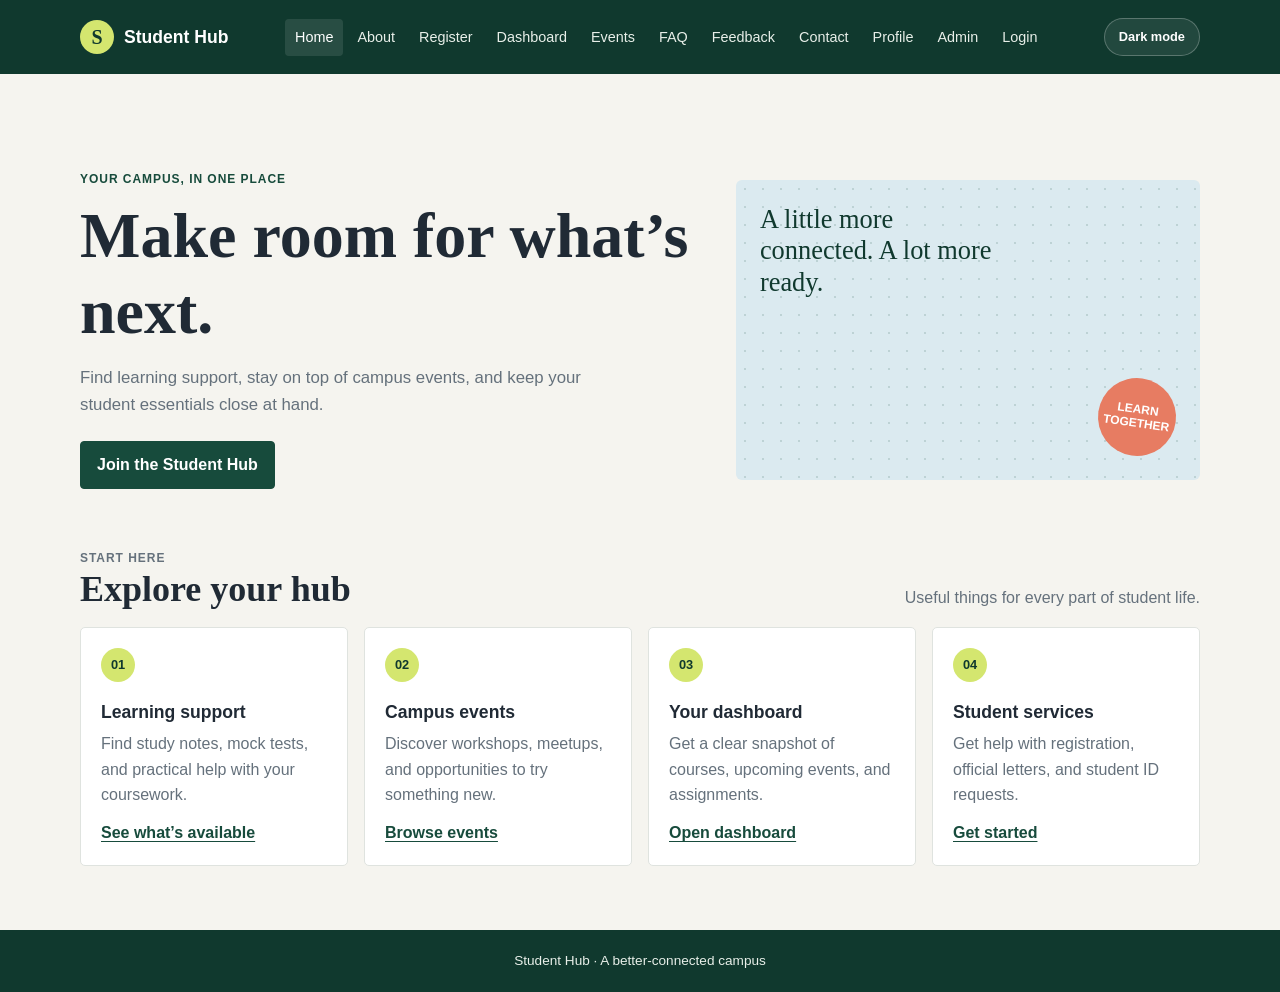
<file: D26AIML088/index.html>
<!DOCTYPE html>
<html lang="en">
<head>
    <meta charset="UTF-8">
    <meta name="viewport" content="width=device-width, initial-scale=1">
    <title>Student Hub | Home</title>
    <link rel="preconnect" href="https://fonts.googleapis.com">
    <link rel="preconnect" href="https://fonts.gstatic.com" crossorigin>
    <link href="https://fonts.googleapis.com/css2?family=DM+Sans:wght@400;500;600;700&family=Fraunces:opsz,wght@9..144,500;9..144,600&display=swap" rel="stylesheet">
    <link rel="stylesheet" href="style.css">
</head>
<body>
    <header class="site-header">
        <div class="header-inner">
            <a class="brand" href="index.html"><span class="brand-mark" aria-hidden="true">S</span> Student Hub</a>
            <nav class="site-nav" aria-label="Main navigation">
                <a href="index.html" aria-current="page">Home</a>
                <a href="about.html">About</a>
                <a href="register.html">Register</a>
                <a href="Dashboard.html">Dashboard</a>
                <a href="events.html">Events</a>
                <a href="faq.html">FAQ</a>
                <a href="feedback.html">Feedback</a>
                <a href="contact.html">Contact</a>
                <a href="profile.html">Profile</a>
                <a href="admin.html">Admin</a>
                <a href="login.html">Login</a>
            </nav>
            <button class="theme-toggle" type="button" aria-label="Switch to dark mode" data-theme-toggle>Dark mode</button>
        </div>
    </header>
    <main class="page-shell">
        <section class="hero" aria-labelledby="home-title">
            <div class="hero-copy">
                <p class="eyebrow">Your campus, in one place</p>
                <h1 id="home-title">Make room for what’s next.</h1>
                <p class="lede">Find learning support, stay on top of campus events, and keep your student essentials close at hand.</p>
                <a class="button-link" href="register.html">Join the Student Hub</a>
            </div>
            <aside class="hero-visual" aria-label="A note about the Student Hub">
                <p class="visual-note">A little more connected. A lot more ready.</p>
                <span class="visual-stamp">LEARN<br>TOGETHER</span>
            </aside>
        </section>
        <section aria-labelledby="explore-title">
            <div class="section-heading">
                <div>
                    <p class="eyebrow">Start here</p>
                    <h2 id="explore-title">Explore your hub</h2>
                </div>
                <p>Useful things for every part of student life.</p>
            </div>
            <div class="feature-grid">
                <article class="feature-card">
                    <span class="feature-index" aria-hidden="true">01</span>
                    <h3>Learning support</h3>
                    <p>Find study notes, mock tests, and practical help with your coursework.</p>
                    <a href="about.html">See what’s available</a>
                </article>
                <article class="feature-card">
                    <span class="feature-index" aria-hidden="true">02</span>
                    <h3>Campus events</h3>
                    <p>Discover workshops, meetups, and opportunities to try something new.</p>
                    <a href="events.html">Browse events</a>
                </article>
                <article class="feature-card">
                    <span class="feature-index" aria-hidden="true">03</span>
                    <h3>Your dashboard</h3>
                    <p>Get a clear snapshot of courses, upcoming events, and assignments.</p>
                    <a href="Dashboard.html">Open dashboard</a>
                </article>
                <article class="feature-card">
                    <span class="feature-index" aria-hidden="true">04</span>
                    <h3>Student services</h3>
                    <p>Get help with registration, official letters, and student ID requests.</p>
                    <a href="register.html">Get started</a>
                </article>
            </div>
        </section>
    </main>
    <footer class="site-footer"><p>Student Hub · A better-connected campus</p></footer>
    <script>
        const toggle = document.querySelector('[data-theme-toggle]');
        const applyTheme = (theme) => {
            const isDark = theme === 'dark';
            document.body.classList.toggle('dark-mode', isDark);
            if (toggle) {
                toggle.textContent = isDark ? 'Light mode' : 'Dark mode';
                toggle.setAttribute('aria-label', isDark ? 'Switch to light mode' : 'Switch to dark mode');
            }
        };

        const savedTheme = localStorage.getItem('theme');
        const prefersDark = window.matchMedia('(prefers-color-scheme: dark)').matches;
        applyTheme(savedTheme || (prefersDark ? 'dark' : 'light'));

        toggle?.addEventListener('click', () => {
            const nextTheme = document.body.classList.contains('dark-mode') ? 'light' : 'dark';
            localStorage.setItem('theme', nextTheme);
            applyTheme(nextTheme);
        });
    </script>
</body>
</html>
</file>
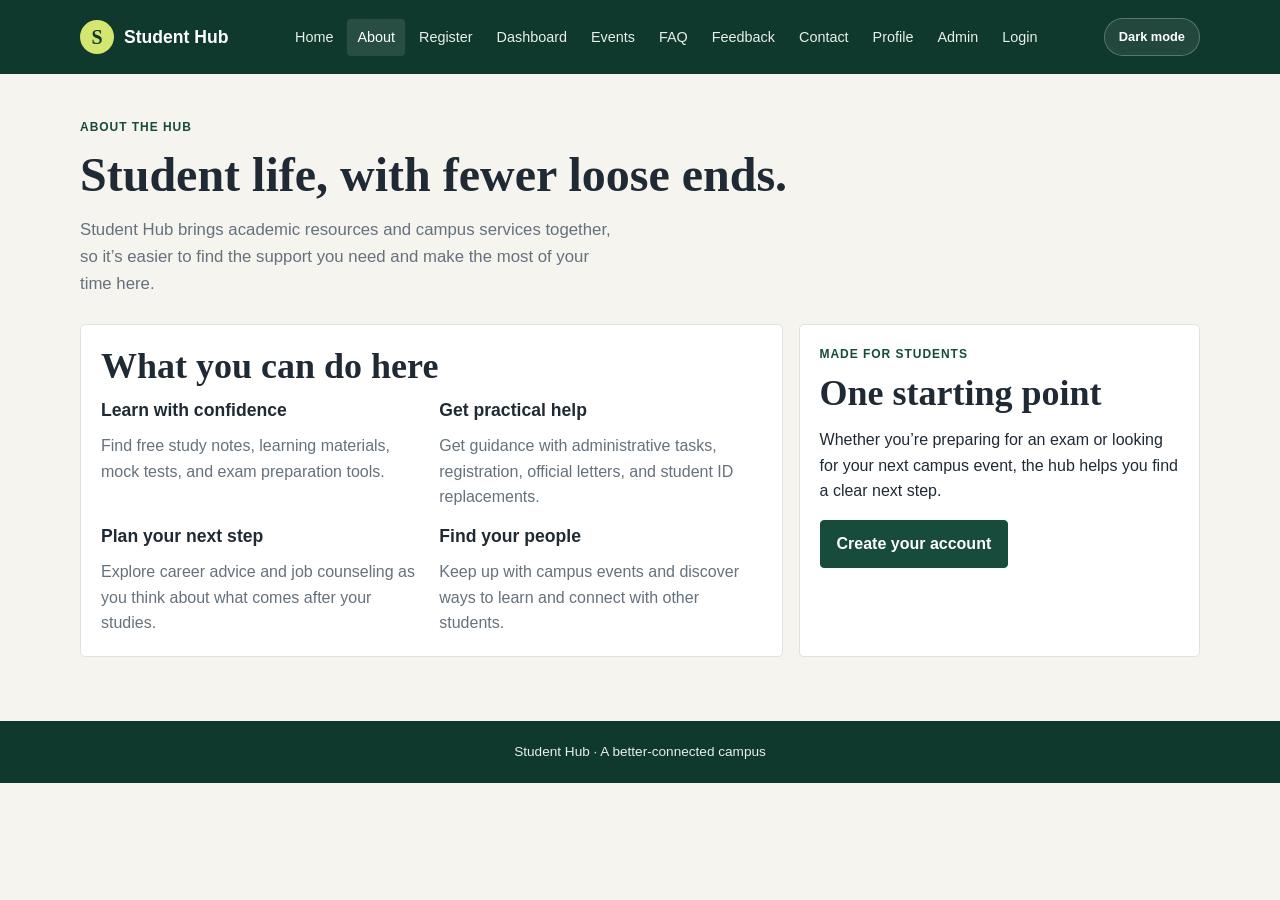
<file: D26AIML088/about.html>
<!DOCTYPE html>
<html lang="en">
<head>
    <meta charset="UTF-8">
    <meta name="viewport" content="width=device-width, initial-scale=1">
    <title>Student Hub | About</title>
    <link rel="preconnect" href="https://fonts.googleapis.com">
    <link rel="preconnect" href="https://fonts.gstatic.com" crossorigin>
    <link href="https://fonts.googleapis.com/css2?family=DM+Sans:wght@400;500;600;700&family=Fraunces:opsz,wght@9..144,500;9..144,600&display=swap" rel="stylesheet">
    <link rel="stylesheet" href="style.css">
</head>
<body>
    <header class="site-header">
        <div class="header-inner">
            <a class="brand" href="index.html"><span class="brand-mark" aria-hidden="true">S</span> Student Hub</a>
            <nav class="site-nav" aria-label="Main navigation">
                <a href="index.html">Home</a>
                <a href="about.html" aria-current="page">About</a>
                <a href="register.html">Register</a>
                <a href="Dashboard.html">Dashboard</a>
                <a href="events.html">Events</a>
                <a href="faq.html">FAQ</a>
                <a href="feedback.html">Feedback</a>
                <a href="contact.html">Contact</a>
                <a href="profile.html">Profile</a>
                <a href="admin.html">Admin</a>
                <a href="login.html">Login</a>
            </nav>
            <button class="theme-toggle" type="button" aria-label="Switch to dark mode" data-theme-toggle>Dark mode</button>
        </div>
    </header>
    <main class="page-shell">
        <header class="page-intro">
            <p class="eyebrow">About the hub</p>
            <h1>Student life, with fewer loose ends.</h1>
            <p class="lede">Student Hub brings academic resources and campus services together, so it’s easier to find the support you need and make the most of your time here.</p>
        </header>
        <section class="about-layout" aria-label="About Student Hub">
            <article class="content-panel">
                <h2>What you can do here</h2>
                <div class="about-grid">
                    <div>
                        <h3>Learn with confidence</h3>
                        <p>Find free study notes, learning materials, mock tests, and exam preparation tools.</p>
                    </div>
                    <div>
                        <h3>Get practical help</h3>
                        <p>Get guidance with administrative tasks, registration, official letters, and student ID replacements.</p>
                    </div>
                    <div>
                        <h3>Plan your next step</h3>
                        <p>Explore career advice and job counseling as you think about what comes after your studies.</p>
                    </div>
                    <div>
                        <h3>Find your people</h3>
                        <p>Keep up with campus events and discover ways to learn and connect with other students.</p>
                    </div>
                </div>
            </article>
            <aside class="content-panel">
                <p class="eyebrow">Made for students</p>
                <h2>One starting point</h2>
                <p>Whether you’re preparing for an exam or looking for your next campus event, the hub helps you find a clear next step.</p>
                <p><a class="button-link" href="register.html">Create your account</a></p>
            </aside>
        </section>
    </main>
    <footer class="site-footer"><p>Student Hub · A better-connected campus</p></footer>
    <script>
        const toggle = document.querySelector('[data-theme-toggle]');
        const applyTheme = (theme) => {
            const isDark = theme === 'dark';
            document.body.classList.toggle('dark-mode', isDark);
            if (toggle) {
                toggle.textContent = isDark ? 'Light mode' : 'Dark mode';
                toggle.setAttribute('aria-label', isDark ? 'Switch to light mode' : 'Switch to dark mode');
            }
        };

        const savedTheme = localStorage.getItem('theme');
        const prefersDark = window.matchMedia('(prefers-color-scheme: dark)').matches;
        applyTheme(savedTheme || (prefersDark ? 'dark' : 'light'));

        toggle?.addEventListener('click', () => {
            const nextTheme = document.body.classList.contains('dark-mode') ? 'light' : 'dark';
            localStorage.setItem('theme', nextTheme);
            applyTheme(nextTheme);
        });
    </script>
</body>
</html>
</file>
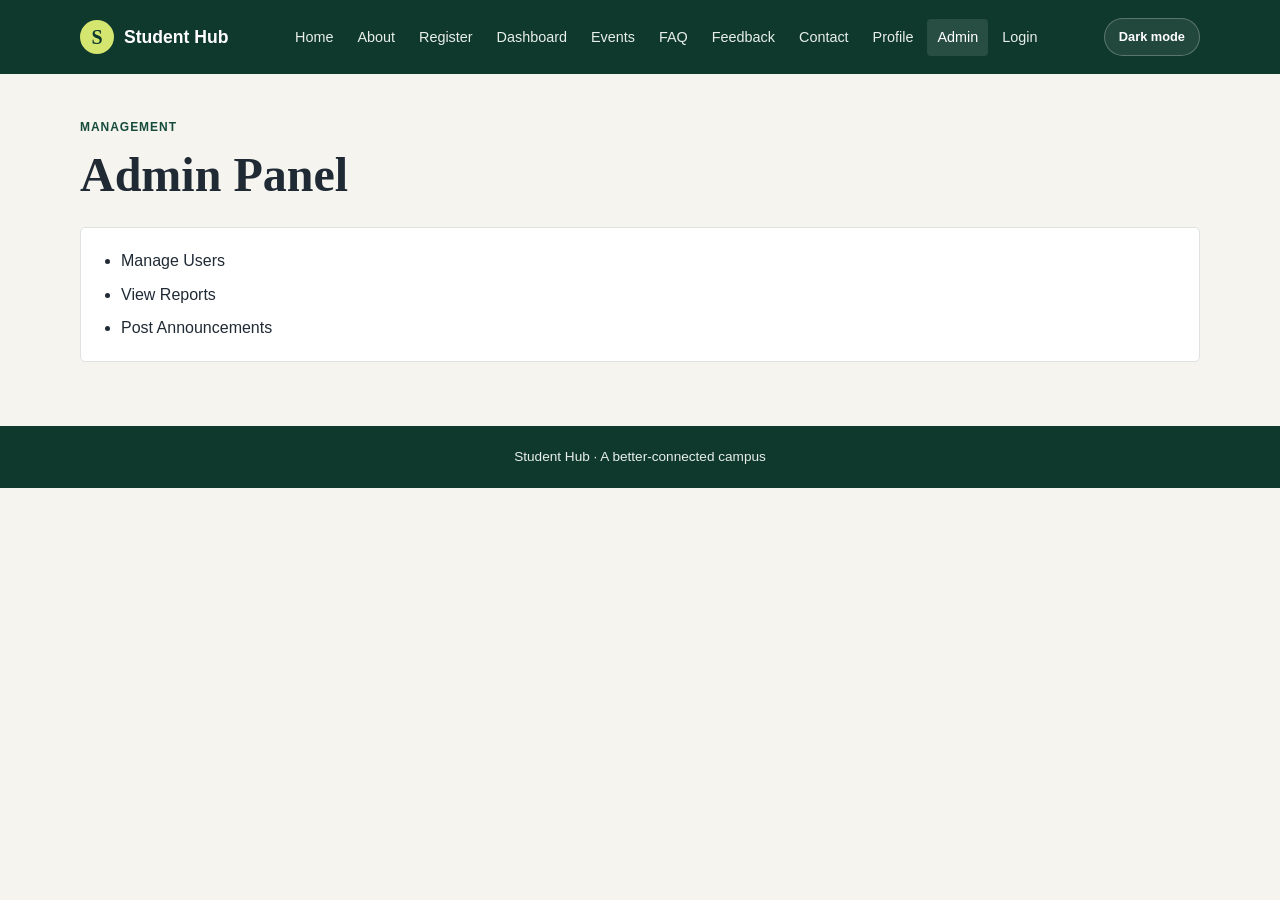
<file: D26AIML088/admin.html>
<!DOCTYPE html>
<html lang="en">
<head>
    <meta charset="UTF-8">
    <meta name="viewport" content="width=device-width, initial-scale=1">
    <title>Student Hub | Admin</title>
    <link rel="preconnect" href="https://fonts.googleapis.com">
    <link rel="preconnect" href="https://fonts.gstatic.com" crossorigin>
    <link href="https://fonts.googleapis.com/css2?family=DM+Sans:wght@400;500;600;700&family=Fraunces:opsz,wght@9..144,500;9..144,600&display=swap" rel="stylesheet">
    <link rel="stylesheet" href="style.css">
</head>
<body>
    <header class="site-header">
        <div class="header-inner">
            <a class="brand" href="index.html"><span class="brand-mark" aria-hidden="true">S</span> Student Hub</a>
            <nav class="site-nav" aria-label="Main navigation">
                <a href="index.html">Home</a>
                <a href="about.html">About</a>
                <a href="register.html">Register</a>
                <a href="Dashboard.html">Dashboard</a>
                <a href="events.html">Events</a>
                <a href="faq.html">FAQ</a>
                <a href="feedback.html">Feedback</a>
                <a href="contact.html">Contact</a>
                <a href="profile.html">Profile</a>
                <a href="admin.html" aria-current="page">Admin</a>
                <a href="login.html">Login</a>
            </nav>
            <button class="theme-toggle" type="button" aria-label="Switch to dark mode" data-theme-toggle>Dark mode</button>
        </div>
    </header>
    <main class="page-shell">
        <header class="page-intro">
            <p class="eyebrow">Management</p>
            <h1>Admin Panel</h1>
        </header>
        <section class="content-panel">
            <ul>
                <li>Manage Users</li>
                <li>View Reports</li>
                <li>Post Announcements</li>
            </ul>
        </section>
    </main>
    <footer class="site-footer"><p>Student Hub · A better-connected campus</p></footer>
    <script>
        const toggle = document.querySelector('[data-theme-toggle]');
        const applyTheme = (theme) => {
            const isDark = theme === 'dark';
            document.body.classList.toggle('dark-mode', isDark);
            if (toggle) {
                toggle.textContent = isDark ? 'Light mode' : 'Dark mode';
                toggle.setAttribute('aria-label', isDark ? 'Switch to light mode' : 'Switch to dark mode');
            }
        };

        const savedTheme = localStorage.getItem('theme');
        const prefersDark = window.matchMedia('(prefers-color-scheme: dark)').matches;
        applyTheme(savedTheme || (prefersDark ? 'dark' : 'light'));

        toggle?.addEventListener('click', () => {
            const nextTheme = document.body.classList.contains('dark-mode') ? 'light' : 'dark';
            localStorage.setItem('theme', nextTheme);
            applyTheme(nextTheme);
        });
    </script>
</body>
</html>
</file>
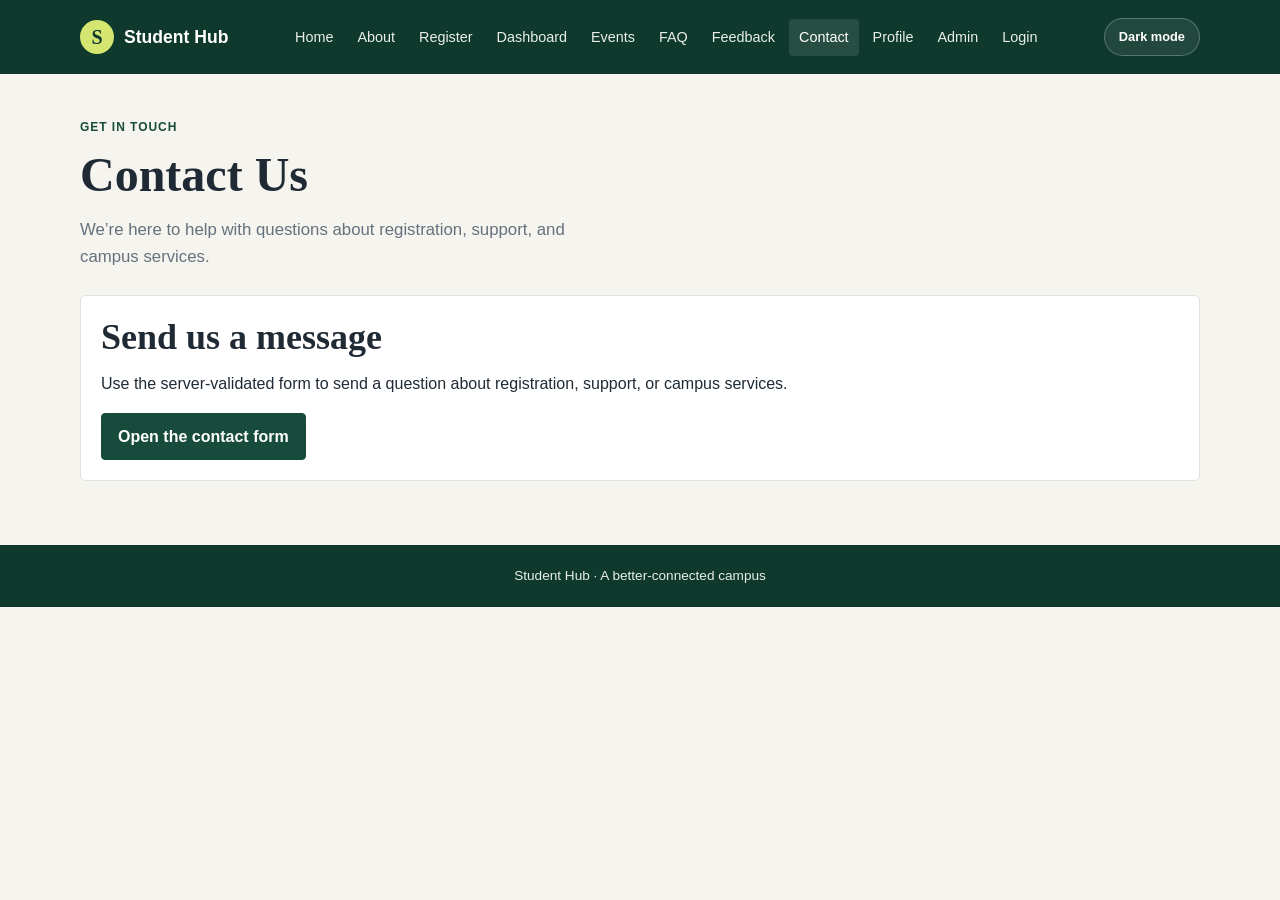
<file: D26AIML088/contact.html>
<!DOCTYPE html>
<html lang="en">
<head>
    <meta charset="UTF-8">
    <meta name="viewport" content="width=device-width, initial-scale=1">
    <title>Student Hub | Contact</title>
    <link rel="preconnect" href="https://fonts.googleapis.com">
    <link rel="preconnect" href="https://fonts.gstatic.com" crossorigin>
    <link href="https://fonts.googleapis.com/css2?family=DM+Sans:wght@400;500;600;700&family=Fraunces:opsz,wght@9..144,500;9..144,600&display=swap" rel="stylesheet">
    <link rel="stylesheet" href="style.css">
</head>
<body>
    <header class="site-header">
        <div class="header-inner">
            <a class="brand" href="index.html"><span class="brand-mark" aria-hidden="true">S</span> Student Hub</a>
            <nav class="site-nav" aria-label="Main navigation">
                <a href="index.html">Home</a>
                <a href="about.html">About</a>
                <a href="register.html">Register</a>
                <a href="Dashboard.html">Dashboard</a>
                <a href="events.html">Events</a>
                <a href="faq.html">FAQ</a>
                <a href="feedback.html">Feedback</a>
                <a href="contact.html" aria-current="page">Contact</a>
                <a href="profile.html">Profile</a>
                <a href="admin.html">Admin</a>
                <a href="login.html">Login</a>
            </nav>
            <button class="theme-toggle" type="button" aria-label="Switch to dark mode" data-theme-toggle>Dark mode</button>
        </div>
    </header>
    <main class="page-shell">
        <header class="page-intro">
            <p class="eyebrow">Get in touch</p>
            <h1>Contact Us</h1>
            <p class="lede">We’re here to help with questions about registration, support, and campus services.</p>
        </header>
        <section class="content-panel">
            <h2>Send us a message</h2>
            <p>Use the server-validated form to send a question about registration, support, or campus services.</p>
            <a class="button-link" href="practical-7.php">Open the contact form</a>
        </section>
    </main>
    <footer class="site-footer"><p>Student Hub · A better-connected campus</p></footer>
    <script>
        const toggle = document.querySelector('[data-theme-toggle]');
        const applyTheme = (theme) => {
            const isDark = theme === 'dark';
            document.body.classList.toggle('dark-mode', isDark);
            if (toggle) {
                toggle.textContent = isDark ? 'Light mode' : 'Dark mode';
                toggle.setAttribute('aria-label', isDark ? 'Switch to light mode' : 'Switch to dark mode');
            }
        };

        const savedTheme = localStorage.getItem('theme');
        const prefersDark = window.matchMedia('(prefers-color-scheme: dark)').matches;
        applyTheme(savedTheme || (prefersDark ? 'dark' : 'light'));

        toggle?.addEventListener('click', () => {
            const nextTheme = document.body.classList.contains('dark-mode') ? 'light' : 'dark';
            localStorage.setItem('theme', nextTheme);
            applyTheme(nextTheme);
        });
    </script>
</body>
</html>
</file>
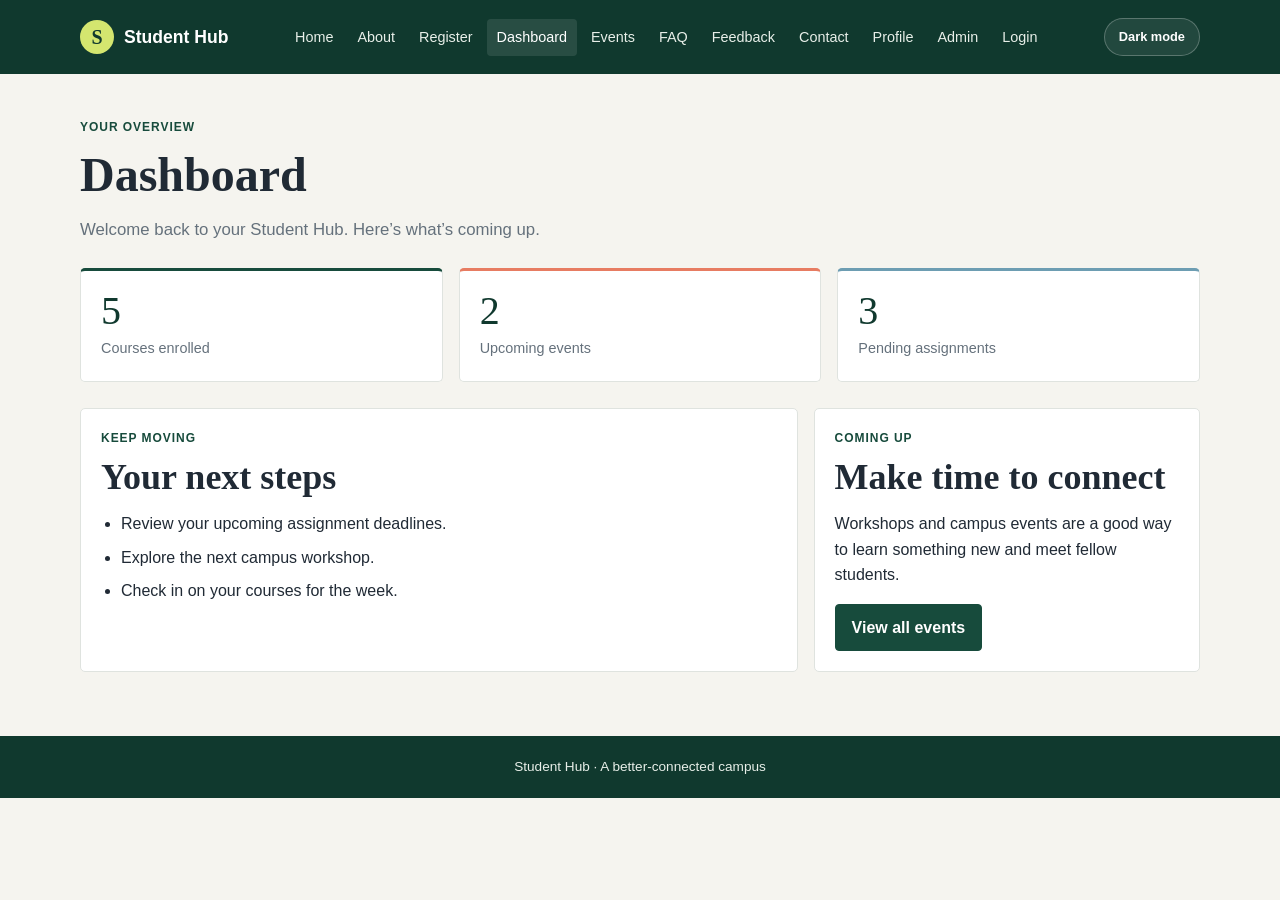
<file: D26AIML088/Dashboard.html>
<!DOCTYPE html>
<html lang="en">
<head>
    <meta charset="UTF-8">
    <meta name="viewport" content="width=device-width, initial-scale=1">
    <title>Student Hub | Dashboard</title>
    <link rel="preconnect" href="https://fonts.googleapis.com">
    <link rel="preconnect" href="https://fonts.gstatic.com" crossorigin>
    <link href="https://fonts.googleapis.com/css2?family=DM+Sans:wght@400;500;600;700&family=Fraunces:opsz,wght@9..144,500;9..144,600&display=swap" rel="stylesheet">
    <link rel="stylesheet" href="style.css">
</head>
<body>
    <header class="site-header">
        <div class="header-inner">
            <a class="brand" href="index.html"><span class="brand-mark" aria-hidden="true">S</span> Student Hub</a>
            <nav class="site-nav" aria-label="Main navigation">
                <a href="index.html">Home</a>
                <a href="about.html">About</a>
                <a href="register.html">Register</a>
                <a href="Dashboard.html" aria-current="page">Dashboard</a>
                <a href="events.html">Events</a>
                <a href="faq.html">FAQ</a>
                <a href="feedback.html">Feedback</a>
                <a href="contact.html">Contact</a>
                <a href="profile.html">Profile</a>
                <a href="admin.html">Admin</a>
                <a href="login.html">Login</a>
            </nav>
            <button class="theme-toggle" type="button" aria-label="Switch to dark mode" data-theme-toggle>Dark mode</button>
        </div>
    </header>
    <main class="page-shell">
        <header class="page-intro">
            <p class="eyebrow">Your overview</p>
            <h1>Dashboard</h1>
            <p class="lede">Welcome back to your Student Hub. Here’s what’s coming up.</p>
        </header>
        <section class="stats-grid" aria-label="Student overview">
            <article class="stat-card"><span class="stat-value">5</span><span class="stat-label">Courses enrolled</span></article>
            <article class="stat-card"><span class="stat-value">2</span><span class="stat-label">Upcoming events</span></article>
            <article class="stat-card"><span class="stat-value">3</span><span class="stat-label">Pending assignments</span></article>
        </section>
        <div class="dashboard-layout dashboard-section">
            <section class="content-panel" aria-labelledby="focus-title">
                <p class="eyebrow">Keep moving</p>
                <h2 id="focus-title">Your next steps</h2>
                <ul>
                    <li>Review your upcoming assignment deadlines.</li>
                    <li>Explore the next campus workshop.</li>
                    <li>Check in on your courses for the week.</li>
                </ul>
            </section>
            <aside class="content-panel">
                <p class="eyebrow">Coming up</p>
                <h2>Make time to connect</h2>
                <p>Workshops and campus events are a good way to learn something new and meet fellow students.</p>
                <p><a class="button-link" href="events.html">View all events</a></p>
            </aside>
        </div>
    </main>
    <footer class="site-footer"><p>Student Hub · A better-connected campus</p></footer>
    <script>
        const toggle = document.querySelector('[data-theme-toggle]');
        const applyTheme = (theme) => {
            const isDark = theme === 'dark';
            document.body.classList.toggle('dark-mode', isDark);
            if (toggle) {
                toggle.textContent = isDark ? 'Light mode' : 'Dark mode';
                toggle.setAttribute('aria-label', isDark ? 'Switch to light mode' : 'Switch to dark mode');
            }
        };

        const savedTheme = localStorage.getItem('theme');
        const prefersDark = window.matchMedia('(prefers-color-scheme: dark)').matches;
        applyTheme(savedTheme || (prefersDark ? 'dark' : 'light'));

        toggle?.addEventListener('click', () => {
            const nextTheme = document.body.classList.contains('dark-mode') ? 'light' : 'dark';
            localStorage.setItem('theme', nextTheme);
            applyTheme(nextTheme);
        });
    </script>
</body>
</html>
</file>
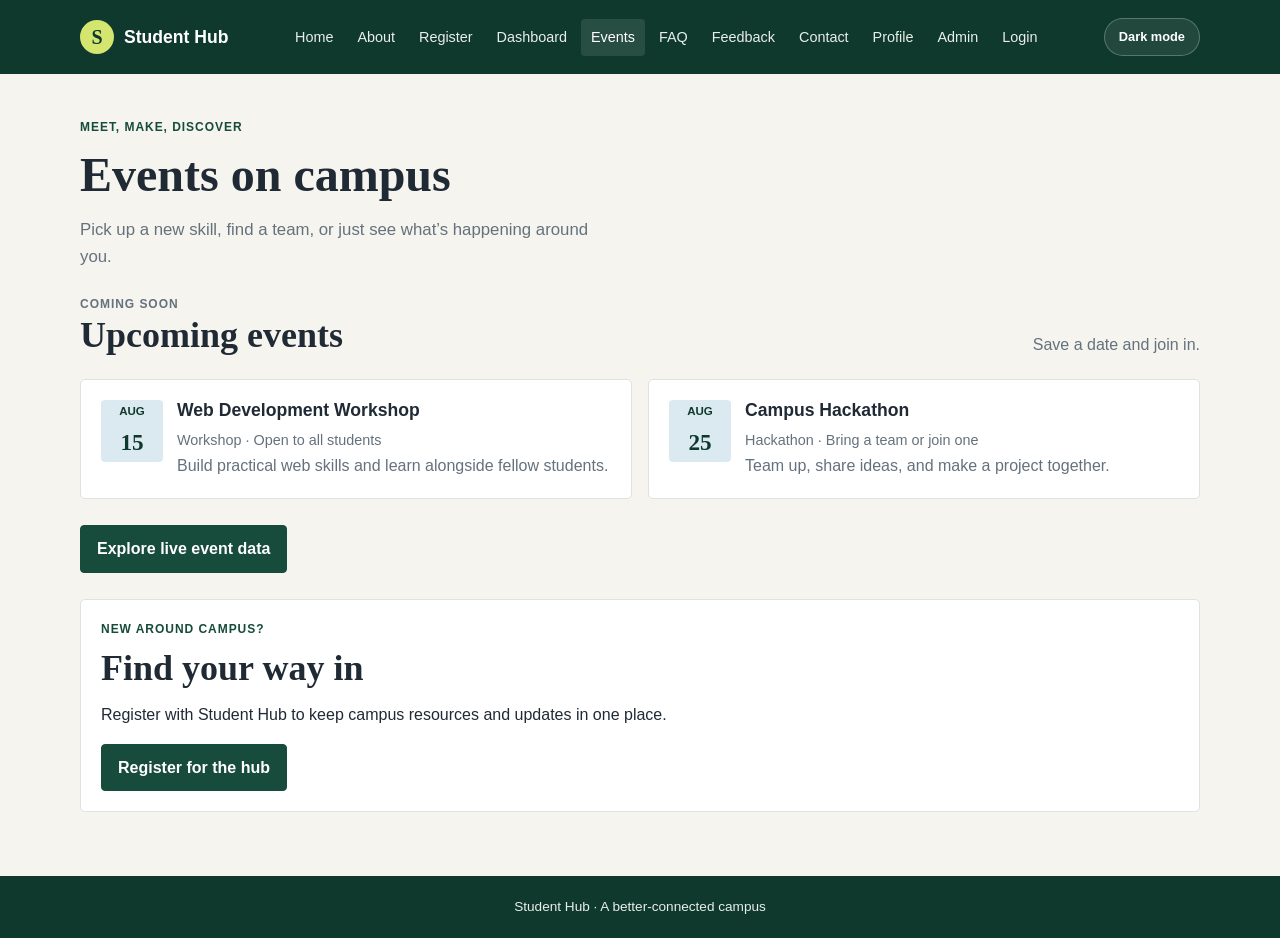
<file: D26AIML088/events.html>
<!DOCTYPE html>
<html lang="en">
<head>
    <meta charset="UTF-8">
    <meta name="viewport" content="width=device-width, initial-scale=1">
    <title>Student Hub | Events</title>
    <link rel="preconnect" href="https://fonts.googleapis.com">
    <link rel="preconnect" href="https://fonts.gstatic.com" crossorigin>
    <link href="https://fonts.googleapis.com/css2?family=DM+Sans:wght@400;500;600;700&family=Fraunces:opsz,wght@9..144,500;9..144,600&display=swap" rel="stylesheet">
    <link rel="stylesheet" href="style.css">
</head>
<body>
    <header class="site-header">
        <div class="header-inner">
            <a class="brand" href="index.html"><span class="brand-mark" aria-hidden="true">S</span> Student Hub</a>
            <nav class="site-nav" aria-label="Main navigation">
                <a href="index.html">Home</a>
                <a href="about.html">About</a>
                <a href="register.html">Register</a>
                <a href="Dashboard.html">Dashboard</a>
                <a href="events.html" aria-current="page">Events</a>
                <a href="faq.html">FAQ</a>
                <a href="feedback.html">Feedback</a>
                <a href="contact.html">Contact</a>
                <a href="profile.html">Profile</a>
                <a href="admin.html">Admin</a>
                <a href="login.html">Login</a>
            </nav>
            <button class="theme-toggle" type="button" aria-label="Switch to dark mode" data-theme-toggle>Dark mode</button>
        </div>
    </header>
    <main class="page-shell">
        <header class="page-intro">
            <p class="eyebrow">Meet, make, discover</p>
            <h1>Events on campus</h1>
            <p class="lede">Pick up a new skill, find a team, or just see what’s happening around you.</p>
        </header>
        <section aria-labelledby="upcoming-title">
            <div class="section-heading">
                <div>
                    <p class="eyebrow">Coming soon</p>
                    <h2 id="upcoming-title">Upcoming events</h2>
                </div>
                <p>Save a date and join in.</p>
            </div>
            <div class="event-grid">
                <article class="event-card">
                    <time class="event-date" datetime="2027-08-15"><span>Aug</span><strong>15</strong></time>
                    <div>
                        <h3>Web Development Workshop</h3>
                        <p class="event-meta">Workshop · Open to all students</p>
                        <p>Build practical web skills and learn alongside fellow students.</p>
                    </div>
                </article>
                <article class="event-card">
                    <time class="event-date" datetime="2027-08-25"><span>Aug</span><strong>25</strong></time>
                    <div>
                        <h3>Campus Hackathon</h3>
                        <p class="event-meta">Hackathon · Bring a team or join one</p>
                        <p>Team up, share ideas, and make a project together.</p>
                    </div>
                </article>
            </div>
            <p class="dashboard-section"><a class="button-link" href="practical-6.html">Explore live event data</a></p>
        </section>
        <section class="dashboard-section content-panel">
            <p class="eyebrow">New around campus?</p>
            <h2>Find your way in</h2>
            <p>Register with Student Hub to keep campus resources and updates in one place.</p>
            <a class="button-link" href="register.html">Register for the hub</a>
        </section>
    </main>
    <footer class="site-footer"><p>Student Hub · A better-connected campus</p></footer>
    <script>
        const toggle = document.querySelector('[data-theme-toggle]');
        const applyTheme = (theme) => {
            const isDark = theme === 'dark';
            document.body.classList.toggle('dark-mode', isDark);
            if (toggle) {
                toggle.textContent = isDark ? 'Light mode' : 'Dark mode';
                toggle.setAttribute('aria-label', isDark ? 'Switch to light mode' : 'Switch to dark mode');
            }
        };

        const savedTheme = localStorage.getItem('theme');
        const prefersDark = window.matchMedia('(prefers-color-scheme: dark)').matches;
        applyTheme(savedTheme || (prefersDark ? 'dark' : 'light'));

        toggle?.addEventListener('click', () => {
            const nextTheme = document.body.classList.contains('dark-mode') ? 'light' : 'dark';
            localStorage.setItem('theme', nextTheme);
            applyTheme(nextTheme);
        });
    </script>
</body>
</html>
</file>
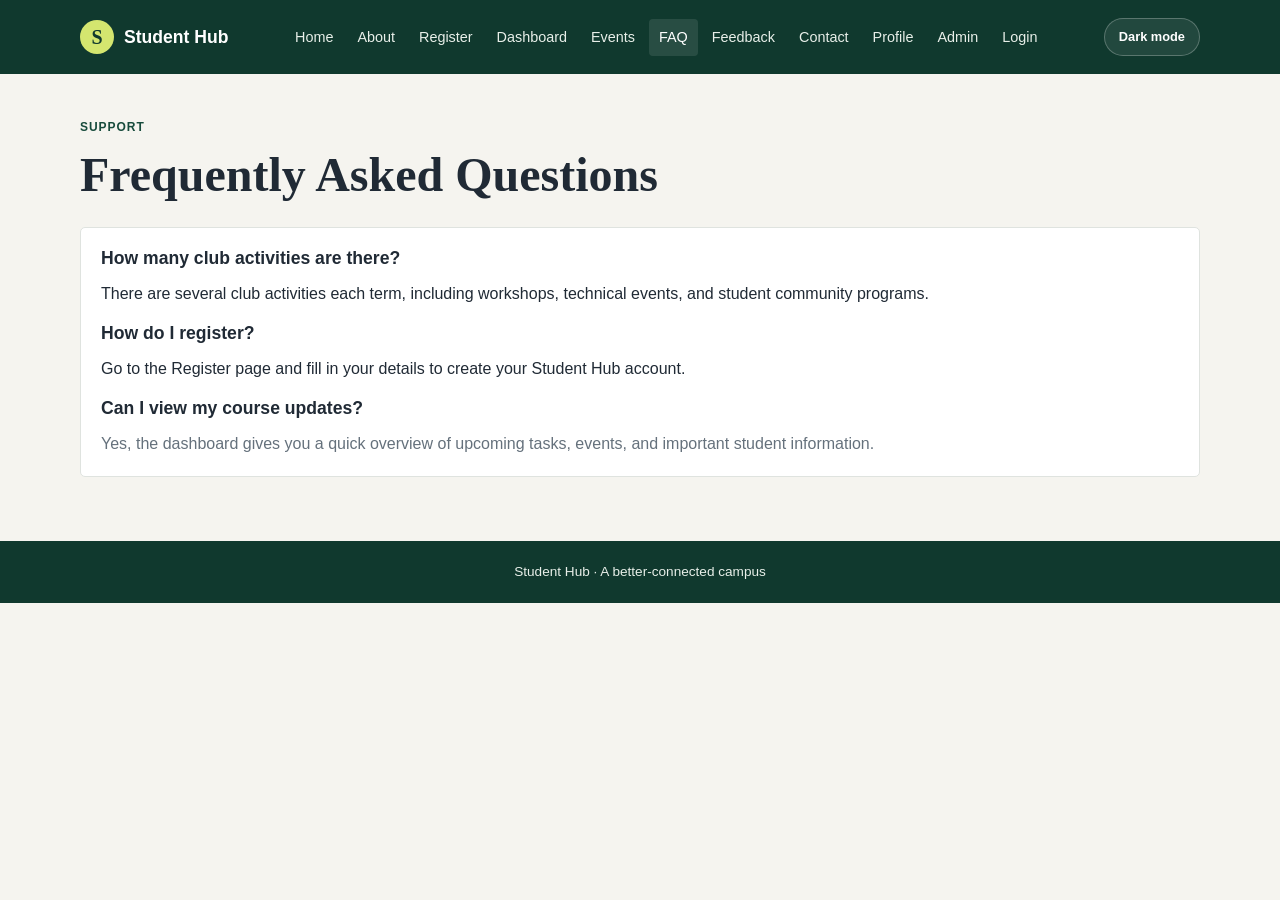
<file: D26AIML088/faq.html>
<!DOCTYPE html>
<html lang="en">
<head>
    <meta charset="UTF-8">
    <meta name="viewport" content="width=device-width, initial-scale=1">
    <title>Student Hub | FAQ</title>
    <link rel="preconnect" href="https://fonts.googleapis.com">
    <link rel="preconnect" href="https://fonts.gstatic.com" crossorigin>
    <link href="https://fonts.googleapis.com/css2?family=DM+Sans:wght@400;500;600;700&family=Fraunces:opsz,wght@9..144,500;9..144,600&display=swap" rel="stylesheet">
    <link rel="stylesheet" href="style.css">
</head>
<body>
    <header class="site-header">
        <div class="header-inner">
            <a class="brand" href="index.html"><span class="brand-mark" aria-hidden="true">S</span> Student Hub</a>
            <nav class="site-nav" aria-label="Main navigation">
                <a href="index.html">Home</a>
                <a href="about.html">About</a>
                <a href="register.html">Register</a>
                <a href="Dashboard.html">Dashboard</a>
                <a href="events.html">Events</a>
                <a href="faq.html" aria-current="page">FAQ</a>
                <a href="feedback.html">Feedback</a>
                <a href="contact.html">Contact</a>
                <a href="profile.html">Profile</a>
                <a href="admin.html">Admin</a>
                <a href="login.html">Login</a>
            </nav>
            <button class="theme-toggle" type="button" aria-label="Switch to dark mode" data-theme-toggle>Dark mode</button>
        </div>
    </header>
    <main class="page-shell">
        <header class="page-intro">
            <p class="eyebrow">Support</p>
            <h1>Frequently Asked Questions</h1>
        </header>
        <section class="content-panel">
            <h3>How many club activities are there?</h3>
            <p>There are several club activities each term, including workshops, technical events, and student community programs.</p>

            <h3>How do I register?</h3>
            <p>Go to the Register page and fill in your details to create your Student Hub account.</p>

            <h3>Can I view my course updates?</h3>
            <p>Yes, the dashboard gives you a quick overview of upcoming tasks, events, and important student information.</p>
        </section>
    </main>
    <footer class="site-footer"><p>Student Hub · A better-connected campus</p></footer>
    <script>
        const toggle = document.querySelector('[data-theme-toggle]');
        const applyTheme = (theme) => {
            const isDark = theme === 'dark';
            document.body.classList.toggle('dark-mode', isDark);
            if (toggle) {
                toggle.textContent = isDark ? 'Light mode' : 'Dark mode';
                toggle.setAttribute('aria-label', isDark ? 'Switch to light mode' : 'Switch to dark mode');
            }
        };

        const savedTheme = localStorage.getItem('theme');
        const prefersDark = window.matchMedia('(prefers-color-scheme: dark)').matches;
        applyTheme(savedTheme || (prefersDark ? 'dark' : 'light'));

        toggle?.addEventListener('click', () => {
            const nextTheme = document.body.classList.contains('dark-mode') ? 'light' : 'dark';
            localStorage.setItem('theme', nextTheme);
            applyTheme(nextTheme);
        });
    </script>
</body>
</html>
</file>
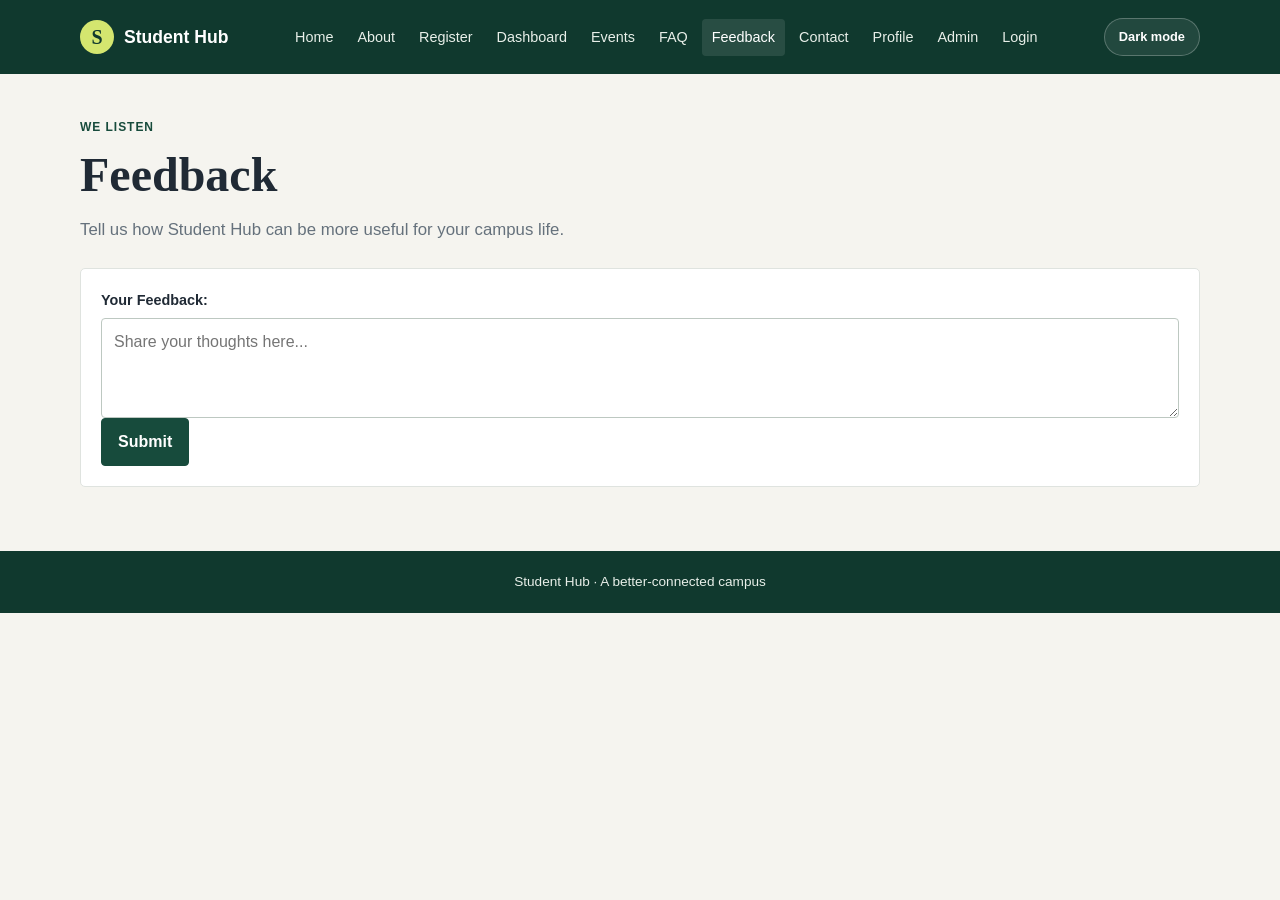
<file: D26AIML088/feedback.html>
<!DOCTYPE html>
<html lang="en">
<head>
    <meta charset="UTF-8">
    <meta name="viewport" content="width=device-width, initial-scale=1">
    <title>Student Hub | Feedback</title>
    <link rel="preconnect" href="https://fonts.googleapis.com">
    <link rel="preconnect" href="https://fonts.gstatic.com" crossorigin>
    <link href="https://fonts.googleapis.com/css2?family=DM+Sans:wght@400;500;600;700&family=Fraunces:opsz,wght@9..144,500;9..144,600&display=swap" rel="stylesheet">
    <link rel="stylesheet" href="style.css">
</head>
<body>
    <header class="site-header">
        <div class="header-inner">
            <a class="brand" href="index.html"><span class="brand-mark" aria-hidden="true">S</span> Student Hub</a>
            <nav class="site-nav" aria-label="Main navigation">
                <a href="index.html">Home</a>
                <a href="about.html">About</a>
                <a href="register.html">Register</a>
                <a href="Dashboard.html">Dashboard</a>
                <a href="events.html">Events</a>
                <a href="faq.html">FAQ</a>
                <a href="feedback.html" aria-current="page">Feedback</a>
                <a href="contact.html">Contact</a>
                <a href="profile.html">Profile</a>
                <a href="admin.html">Admin</a>
                <a href="login.html">Login</a>
            </nav>
            <button class="theme-toggle" type="button" aria-label="Switch to dark mode" data-theme-toggle>Dark mode</button>
        </div>
    </header>
    <main class="page-shell">
        <header class="page-intro">
            <p class="eyebrow">We listen</p>
            <h1>Feedback</h1>
            <p class="lede">Tell us how Student Hub can be more useful for your campus life.</p>
        </header>
        <form class="registration-form">
            <div class="form-field form-field-wide">
                <label>Your Feedback:</label>
                <textarea placeholder="Share your thoughts here..."></textarea>
            </div>
            <div class="form-actions">
                <button class="button-primary" type="submit">Submit</button>
            </div>
        </form>
    </main>
    <footer class="site-footer"><p>Student Hub · A better-connected campus</p></footer>
    <script>
        const toggle = document.querySelector('[data-theme-toggle]');
        const applyTheme = (theme) => {
            const isDark = theme === 'dark';
            document.body.classList.toggle('dark-mode', isDark);
            if (toggle) {
                toggle.textContent = isDark ? 'Light mode' : 'Dark mode';
                toggle.setAttribute('aria-label', isDark ? 'Switch to light mode' : 'Switch to dark mode');
            }
        };

        const savedTheme = localStorage.getItem('theme');
        const prefersDark = window.matchMedia('(prefers-color-scheme: dark)').matches;
        applyTheme(savedTheme || (prefersDark ? 'dark' : 'light'));

        toggle?.addEventListener('click', () => {
            const nextTheme = document.body.classList.contains('dark-mode') ? 'light' : 'dark';
            localStorage.setItem('theme', nextTheme);
            applyTheme(nextTheme);
        });
    </script>
</body>
</html>
</file>
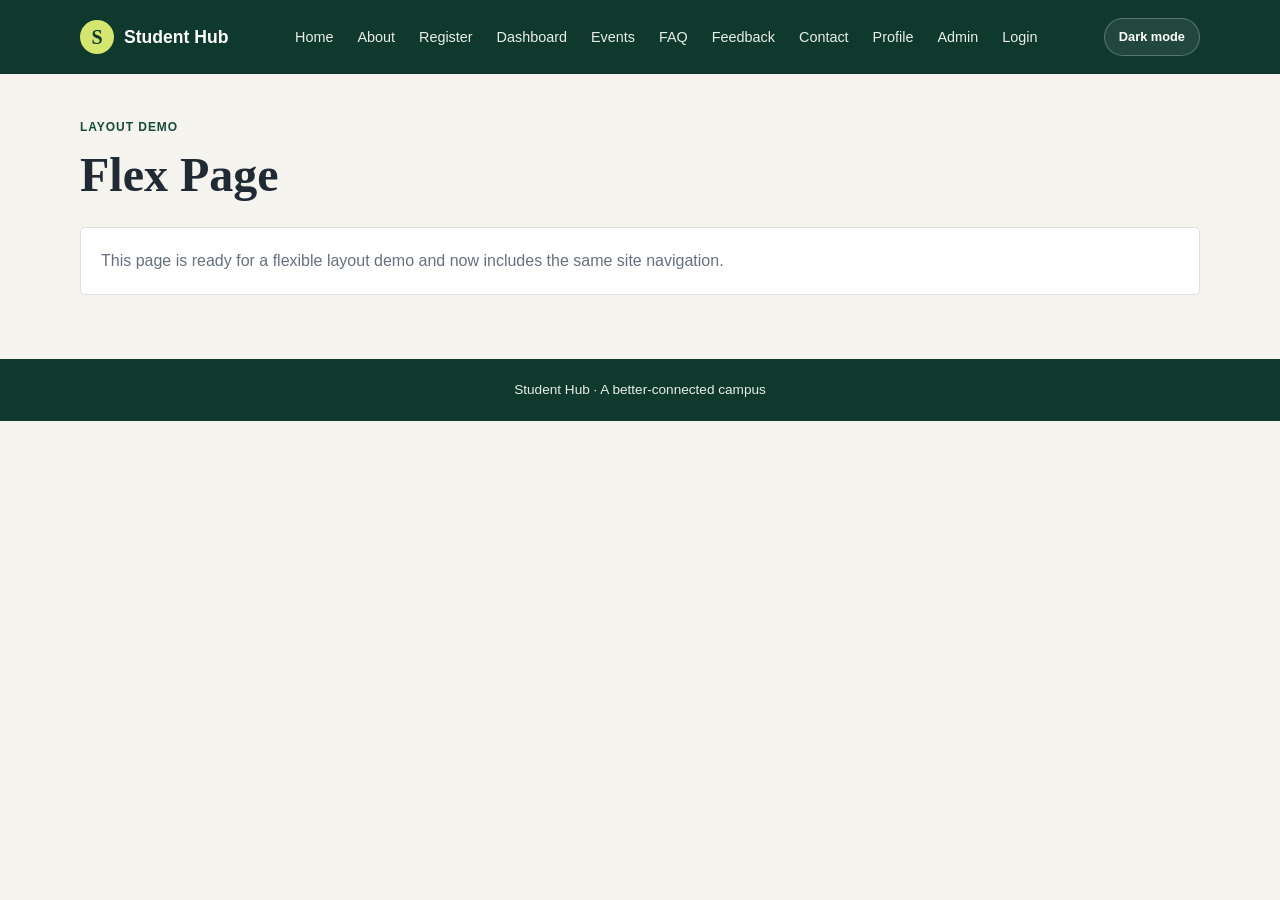
<file: D26AIML088/flex.html>
<!DOCTYPE html>
<html lang="en">
<head>
    <meta charset="UTF-8">
    <meta name="viewport" content="width=device-width, initial-scale=1">
    <title>Student Hub | Flex</title>
    <link rel="preconnect" href="https://fonts.googleapis.com">
    <link rel="preconnect" href="https://fonts.gstatic.com" crossorigin>
    <link href="https://fonts.googleapis.com/css2?family=DM+Sans:wght@400;500;600;700&family=Fraunces:opsz,wght@9..144,500;9..144,600&display=swap" rel="stylesheet">
    <link rel="stylesheet" href="style.css">
</head>
<body>
    <header class="site-header">
        <div class="header-inner">
            <a class="brand" href="index.html"><span class="brand-mark" aria-hidden="true">S</span> Student Hub</a>
            <nav class="site-nav" aria-label="Main navigation">
                <a href="index.html">Home</a>
                <a href="about.html">About</a>
                <a href="register.html">Register</a>
                <a href="Dashboard.html">Dashboard</a>
                <a href="events.html">Events</a>
                <a href="faq.html">FAQ</a>
                <a href="feedback.html">Feedback</a>
                <a href="contact.html">Contact</a>
                <a href="profile.html">Profile</a>
                <a href="admin.html">Admin</a>
                <a href="login.html">Login</a>
            </nav>
            <button class="theme-toggle" type="button" aria-label="Switch to dark mode" data-theme-toggle>Dark mode</button>
        </div>
    </header>
    <main class="page-shell">
        <header class="page-intro">
            <p class="eyebrow">Layout demo</p>
            <h1>Flex Page</h1>
        </header>
        <section class="content-panel">
            <p>This page is ready for a flexible layout demo and now includes the same site navigation.</p>
        </section>
    </main>
    <footer class="site-footer"><p>Student Hub · A better-connected campus</p></footer>
    <script>
        const toggle = document.querySelector('[data-theme-toggle]');
        const applyTheme = (theme) => {
            const isDark = theme === 'dark';
            document.body.classList.toggle('dark-mode', isDark);
            if (toggle) {
                toggle.textContent = isDark ? 'Light mode' : 'Dark mode';
                toggle.setAttribute('aria-label', isDark ? 'Switch to light mode' : 'Switch to dark mode');
            }
        };

        const savedTheme = localStorage.getItem('theme');
        const prefersDark = window.matchMedia('(prefers-color-scheme: dark)').matches;
        applyTheme(savedTheme || (prefersDark ? 'dark' : 'light'));

        toggle?.addEventListener('click', () => {
            const nextTheme = document.body.classList.contains('dark-mode') ? 'light' : 'dark';
            localStorage.setItem('theme', nextTheme);
            applyTheme(nextTheme);
        });
    </script>
</body>
</html>
</file>
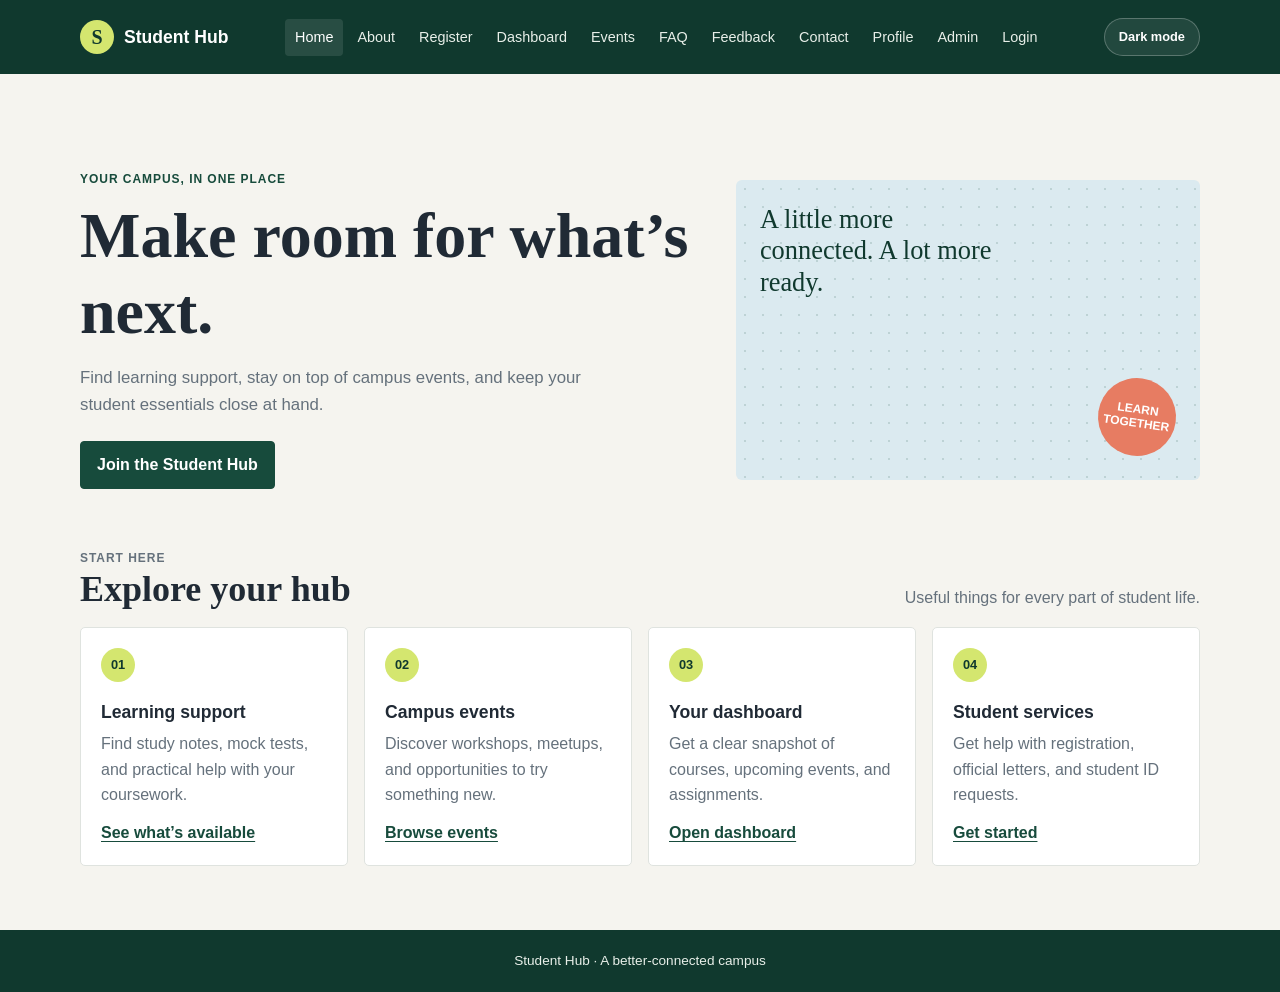
<file: D26AIML088/Home.html>
<!DOCTYPE html>
<html lang="en">
<head>
    <meta charset="UTF-8">
    <meta name="viewport" content="width=device-width, initial-scale=1">
    <meta http-equiv="refresh" content="0; url=index.html">
    <title>Student Hub | Home</title>
    <link rel="stylesheet" href="style.css">
</head>
<body>
    <main class="page-shell">
        <p>Opening the <a href="index.html">Student Hub home page</a>.</p>
    </main>
</body>
</html>
</file>
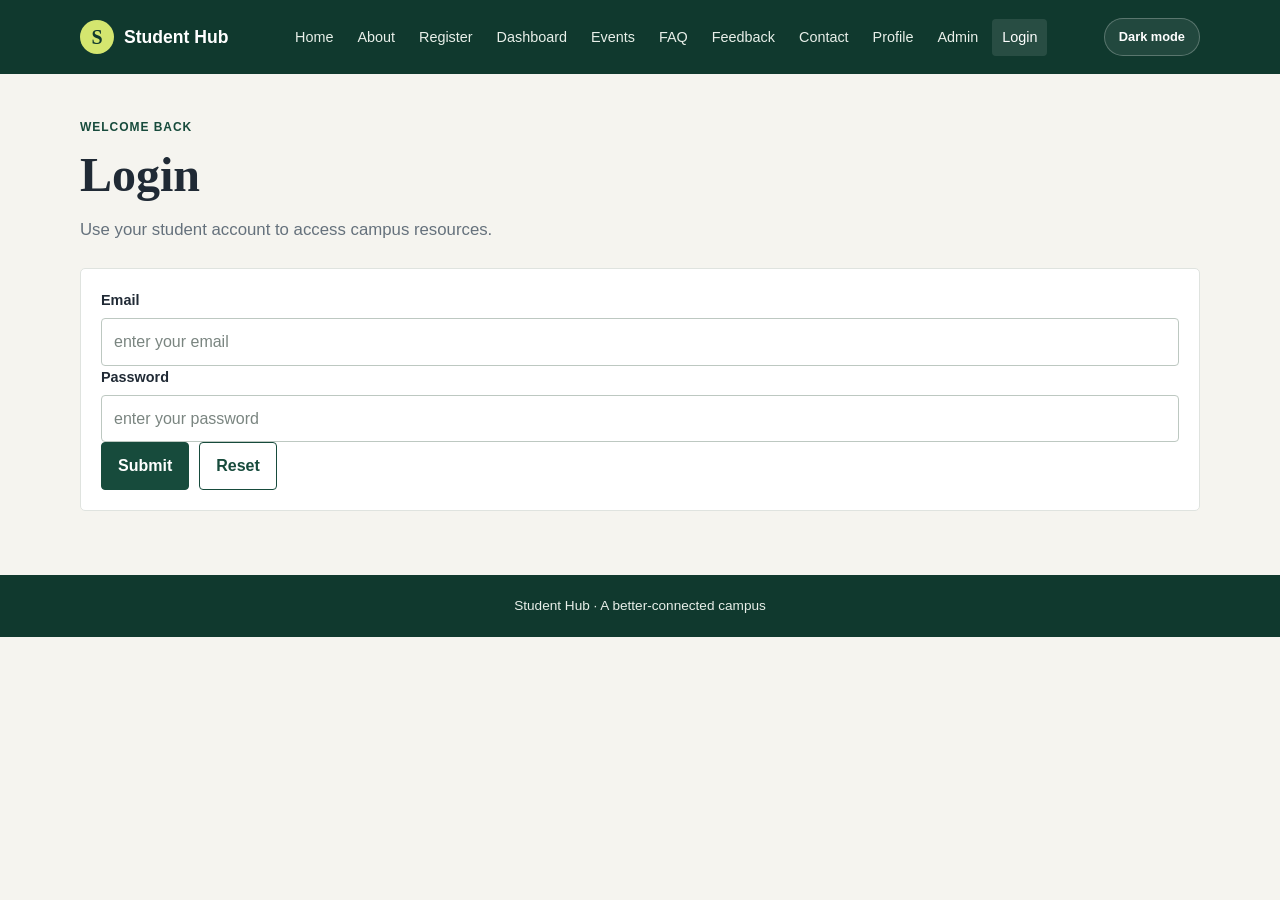
<file: D26AIML088/login.html>
<!DOCTYPE html>
<html lang="en">
<head>
    <meta charset="UTF-8">
    <meta name="viewport" content="width=device-width, initial-scale=1">
    <title>Student Hub | Login</title>
    <link rel="preconnect" href="https://fonts.googleapis.com">
    <link rel="preconnect" href="https://fonts.gstatic.com" crossorigin>
    <link href="https://fonts.googleapis.com/css2?family=DM+Sans:wght@400;500;600;700&family=Fraunces:opsz,wght@9..144,500;9..144,600&display=swap" rel="stylesheet">
    <link rel="stylesheet" href="style.css">
</head>
<body>
    <header class="site-header">
        <div class="header-inner">
            <a class="brand" href="index.html"><span class="brand-mark" aria-hidden="true">S</span> Student Hub</a>
            <nav class="site-nav" aria-label="Main navigation">
                <a href="index.html">Home</a>
                <a href="about.html">About</a>
                <a href="register.html">Register</a>
                <a href="Dashboard.html">Dashboard</a>
                <a href="events.html">Events</a>
                <a href="faq.html">FAQ</a>
                <a href="feedback.html">Feedback</a>
                <a href="contact.html">Contact</a>
                <a href="profile.html">Profile</a>
                <a href="admin.html">Admin</a>
                <a href="login.html" aria-current="page">Login</a>
            </nav>
            <button class="theme-toggle" type="button" aria-label="Switch to dark mode" data-theme-toggle>Dark mode</button>
        </div>
    </header>
    <main class="page-shell">
        <header class="page-intro">
            <p class="eyebrow">Welcome back</p>
            <h1>Login</h1>
            <p class="lede">Use your student account to access campus resources.</p>
        </header>
        <form class="registration-form">
            <div class="form-field">
                <label>Email</label>
                <input type="email" placeholder="enter your email">
            </div>
            <div class="form-field">
                <label>Password</label>
                <input type="password" placeholder="enter your password">
            </div>
            <div class="form-actions">
                <button class="button-primary" type="submit">Submit</button>
                <button class="button-secondary" type="reset">Reset</button>
            </div>
        </form>
    </main>
    <footer class="site-footer"><p>Student Hub · A better-connected campus</p></footer>
    <script>
        const toggle = document.querySelector('[data-theme-toggle]');
        const applyTheme = (theme) => {
            const isDark = theme === 'dark';
            document.body.classList.toggle('dark-mode', isDark);
            if (toggle) {
                toggle.textContent = isDark ? 'Light mode' : 'Dark mode';
                toggle.setAttribute('aria-label', isDark ? 'Switch to light mode' : 'Switch to dark mode');
            }
        };

        const savedTheme = localStorage.getItem('theme');
        const prefersDark = window.matchMedia('(prefers-color-scheme: dark)').matches;
        applyTheme(savedTheme || (prefersDark ? 'dark' : 'light'));

        toggle?.addEventListener('click', () => {
            const nextTheme = document.body.classList.contains('dark-mode') ? 'light' : 'dark';
            localStorage.setItem('theme', nextTheme);
            applyTheme(nextTheme);
        });
    </script>
</body>
</html>
</file>
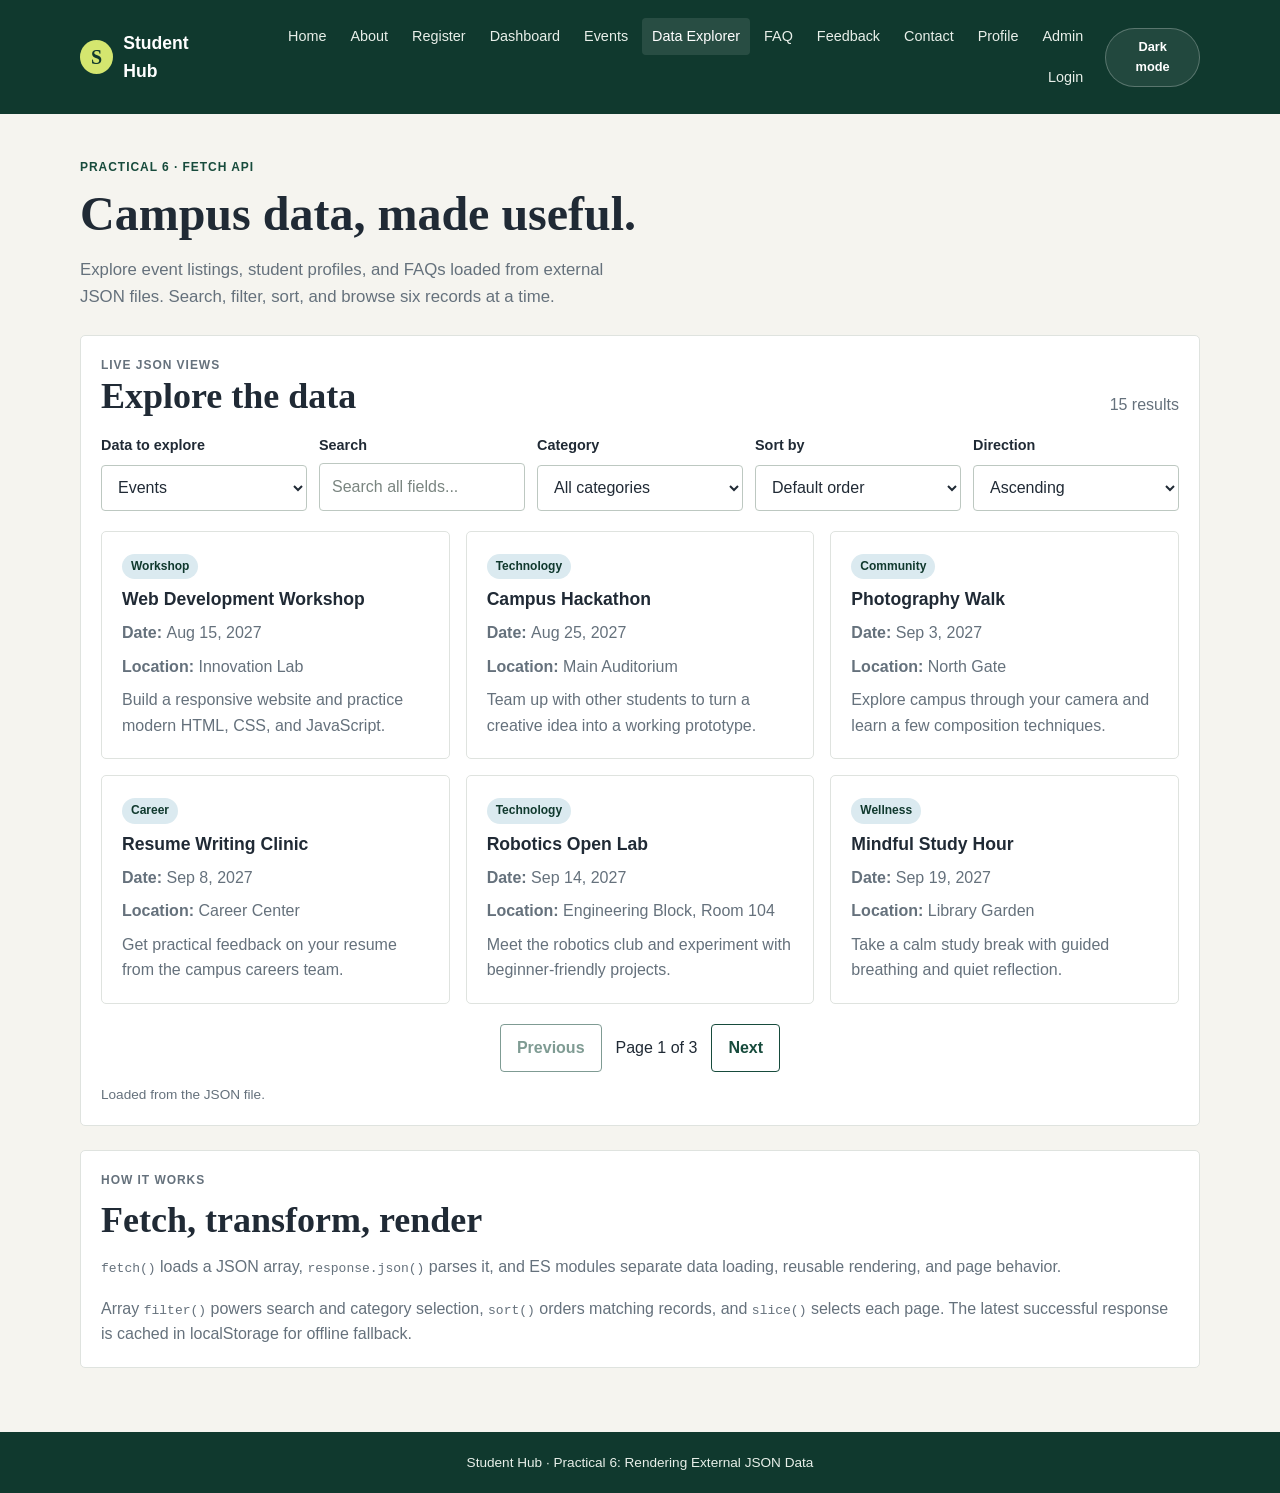
<file: D26AIML088/practical-6.html>
<!DOCTYPE html>
<html lang="en">
<head>
    <meta charset="UTF-8">
    <meta name="viewport" content="width=device-width, initial-scale=1">
    <meta name="description" content="Search, filter, sort, and paginate campus data loaded from JSON with the Fetch API.">
    <title>Student Hub | JSON Data Explorer</title>
    <link rel="preconnect" href="https://fonts.googleapis.com">
    <link rel="preconnect" href="https://fonts.gstatic.com" crossorigin>
    <link href="https://fonts.googleapis.com/css2?family=DM+Sans:wght@400;500;600;700&family=Fraunces:opsz,wght@9..144,500;9..144,600&display=swap" rel="stylesheet">
    <link rel="stylesheet" href="style.css">
</head>
<body>
    <header class="site-header">
        <div class="header-inner">
            <a class="brand" href="index.html"><span class="brand-mark" aria-hidden="true">S</span> Student Hub</a>
            <nav class="site-nav" aria-label="Main navigation">
                <a href="index.html">Home</a>
                <a href="about.html">About</a>
                <a href="register.html">Register</a>
                <a href="Dashboard.html">Dashboard</a>
                <a href="events.html">Events</a>
                <a href="practical-6.html" aria-current="page">Data Explorer</a>
                <a href="faq.html">FAQ</a>
                <a href="feedback.html">Feedback</a>
                <a href="contact.html">Contact</a>
                <a href="profile.html">Profile</a>
                <a href="admin.html">Admin</a>
                <a href="login.html">Login</a>
            </nav>
            <button class="theme-toggle" type="button" aria-label="Switch to dark mode" data-theme-toggle>Dark mode</button>
        </div>
    </header>
    <main class="page-shell">
        <header class="page-intro">
            <p class="eyebrow">Practical 6 · Fetch API</p>
            <h1>Campus data, made useful.</h1>
            <p class="lede">Explore event listings, student profiles, and FAQs loaded from external JSON files. Search, filter, sort, and browse six records at a time.</p>
        </header>

        <section class="data-explorer" aria-labelledby="explorer-title">
            <div class="section-heading">
                <div>
                    <p class="eyebrow">Live JSON views</p>
                    <h2 id="explorer-title">Explore the data</h2>
                </div>
                <p id="result-count" aria-live="polite"></p>
            </div>
            <div class="explorer-controls">
                <div class="form-field">
                    <label for="dataset">Data to explore</label>
                    <select id="dataset">
                        <option value="events">Events</option>
                        <option value="students">Students</option>
                        <option value="faqs">FAQs</option>
                    </select>
                </div>
                <div class="form-field">
                    <label for="search">Search</label>
                    <input id="search" type="search" placeholder="Search all fields..." autocomplete="off">
                </div>
                <div class="form-field">
                    <label id="filter-label" for="filter">Category</label>
                    <select id="filter" aria-label="Filter by category">
                        <option value="">Loading filters...</option>
                    </select>
                </div>
                <div class="form-field">
                    <label for="sort">Sort by</label>
                    <select id="sort">
                        <option value="">Default order</option>
                    </select>
                </div>
                <div class="form-field">
                    <label for="direction">Direction</label>
                    <select id="direction">
                        <option value="asc">Ascending</option>
                        <option value="desc">Descending</option>
                    </select>
                </div>
            </div>

            <p id="loading" class="data-message" role="status">Loading JSON data…</p>
            <p id="error" class="data-message error-message" role="alert" hidden></p>
            <p id="empty" class="data-message" role="status" hidden>No records match your search and filter.</p>
            <div id="records" class="data-grid" aria-live="polite"></div>
            <div id="pagination" class="pagination" hidden>
                <button id="previous" class="button-secondary" type="button">Previous</button>
                <span id="page-status" aria-live="polite"></span>
                <button id="next" class="button-secondary" type="button">Next</button>
            </div>
            <p id="source-note" class="source-note" aria-live="polite"></p>
        </section>

        <section class="content-panel practical-notes" aria-labelledby="notes-title">
            <p class="eyebrow">How it works</p>
            <h2 id="notes-title">Fetch, transform, render</h2>
            <p><code>fetch()</code> loads a JSON array, <code>response.json()</code> parses it, and ES modules separate data loading, reusable rendering, and page behavior.</p>
            <p>Array <code>filter()</code> powers search and category selection, <code>sort()</code> orders matching records, and <code>slice()</code> selects each page. The latest successful response is cached in localStorage for offline fallback.</p>
        </section>
    </main>
    <footer class="site-footer"><p>Student Hub · Practical 6: Rendering External JSON Data</p></footer>
    <script>
        const toggle = document.querySelector('[data-theme-toggle]');
        const applyTheme = (theme) => {
            const isDark = theme === 'dark';
            document.body.classList.toggle('dark-mode', isDark);
            if (toggle) {
                toggle.textContent = isDark ? 'Light mode' : 'Dark mode';
                toggle.setAttribute('aria-label', isDark ? 'Switch to light mode' : 'Switch to dark mode');
            }
        };

        const savedTheme = localStorage.getItem('theme');
        const prefersDark = window.matchMedia('(prefers-color-scheme: dark)').matches;
        applyTheme(savedTheme || (prefersDark ? 'dark' : 'light'));

        toggle?.addEventListener('click', () => {
            const nextTheme = document.body.classList.contains('dark-mode') ? 'light' : 'dark';
            localStorage.setItem('theme', nextTheme);
            applyTheme(nextTheme);
        });
    </script>
    <script type="module" src="./js/app.js"></script>
</body>
</html>
</file>
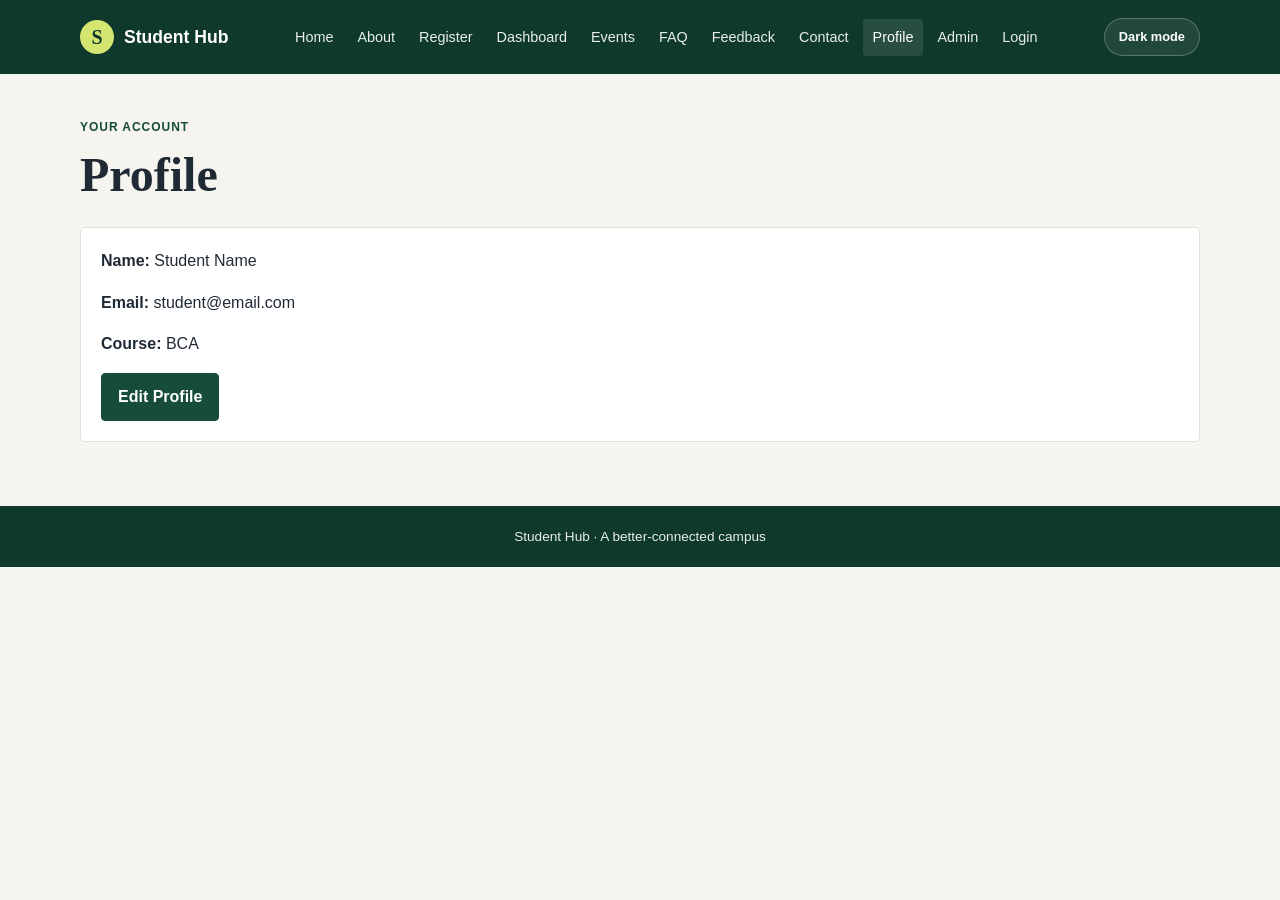
<file: D26AIML088/profile.html>
<!DOCTYPE html>
<html lang="en">
<head>
    <meta charset="UTF-8">
    <meta name="viewport" content="width=device-width, initial-scale=1">
    <title>Student Hub | Profile</title>
    <link rel="preconnect" href="https://fonts.googleapis.com">
    <link rel="preconnect" href="https://fonts.gstatic.com" crossorigin>
    <link href="https://fonts.googleapis.com/css2?family=DM+Sans:wght@400;500;600;700&family=Fraunces:opsz,wght@9..144,500;9..144,600&display=swap" rel="stylesheet">
    <link rel="stylesheet" href="style.css">
</head>
<body>
    <header class="site-header">
        <div class="header-inner">
            <a class="brand" href="index.html"><span class="brand-mark" aria-hidden="true">S</span> Student Hub</a>
            <nav class="site-nav" aria-label="Main navigation">
                <a href="index.html">Home</a>
                <a href="about.html">About</a>
                <a href="register.html">Register</a>
                <a href="Dashboard.html">Dashboard</a>
                <a href="events.html">Events</a>
                <a href="faq.html">FAQ</a>
                <a href="feedback.html">Feedback</a>
                <a href="contact.html">Contact</a>
                <a href="profile.html" aria-current="page">Profile</a>
                <a href="admin.html">Admin</a>
                <a href="login.html">Login</a>
            </nav>
            <button class="theme-toggle" type="button" aria-label="Switch to dark mode" data-theme-toggle>Dark mode</button>
        </div>
    </header>
    <main class="page-shell">
        <header class="page-intro">
            <p class="eyebrow">Your account</p>
            <h1>Profile</h1>
        </header>
        <section class="content-panel">
            <p><strong>Name:</strong> Student Name</p>
            <p><strong>Email:</strong> student@email.com</p>
            <p><strong>Course:</strong> BCA</p>
            <button class="button-primary" type="button">Edit Profile</button>
        </section>
    </main>
    <footer class="site-footer"><p>Student Hub · A better-connected campus</p></footer>
    <script>
        const toggle = document.querySelector('[data-theme-toggle]');
        const applyTheme = (theme) => {
            const isDark = theme === 'dark';
            document.body.classList.toggle('dark-mode', isDark);
            if (toggle) {
                toggle.textContent = isDark ? 'Light mode' : 'Dark mode';
                toggle.setAttribute('aria-label', isDark ? 'Switch to light mode' : 'Switch to dark mode');
            }
        };

        const savedTheme = localStorage.getItem('theme');
        const prefersDark = window.matchMedia('(prefers-color-scheme: dark)').matches;
        applyTheme(savedTheme || (prefersDark ? 'dark' : 'light'));

        toggle?.addEventListener('click', () => {
            const nextTheme = document.body.classList.contains('dark-mode') ? 'light' : 'dark';
            localStorage.setItem('theme', nextTheme);
            applyTheme(nextTheme);
        });
    </script>
</body>
</html>
</file>
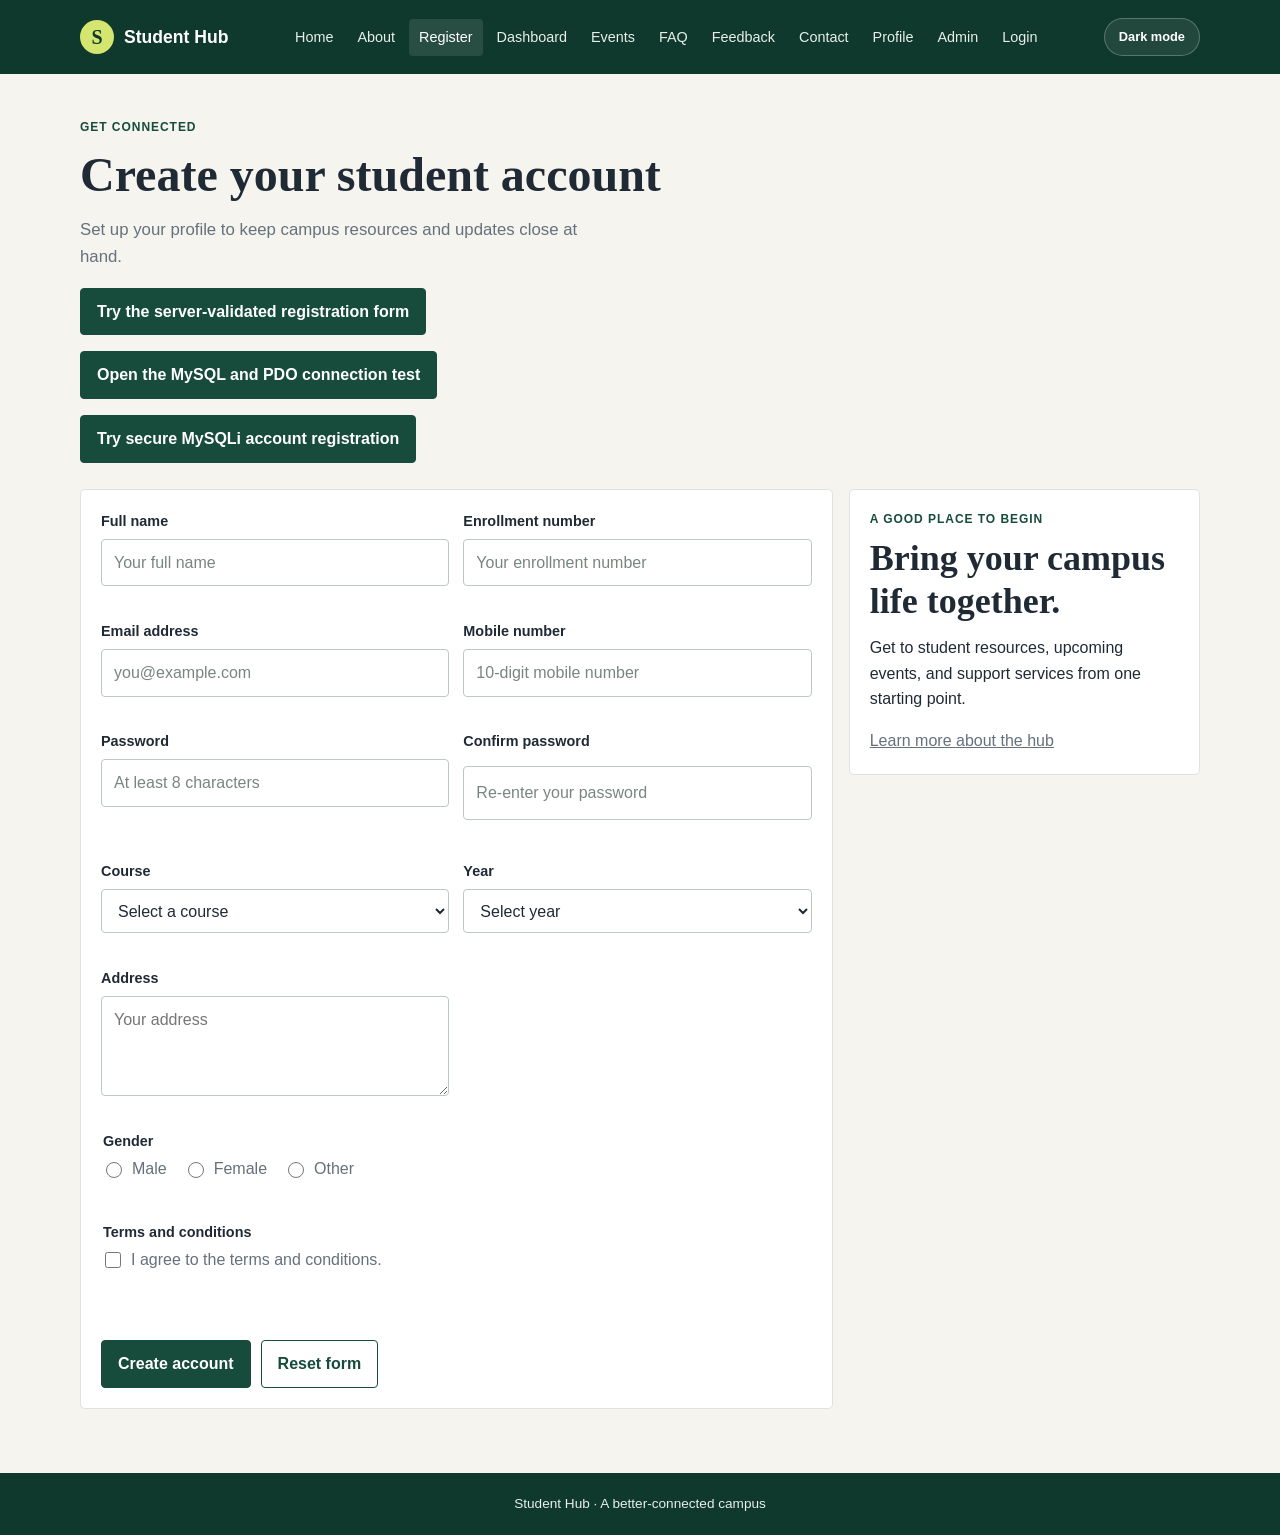
<file: D26AIML088/register.html>
<!DOCTYPE html>
<html lang="en">
<head>
    <meta charset="UTF-8">
    <meta name="viewport" content="width=device-width, initial-scale=1">
    <title>Student Hub | Register</title>
    <link rel="preconnect" href="https://fonts.googleapis.com">
    <link rel="preconnect" href="https://fonts.gstatic.com" crossorigin>
    <link href="https://fonts.googleapis.com/css2?family=DM+Sans:wght@400;500;600;700&family=Fraunces:opsz,wght@9..144,500;9..144,600&display=swap" rel="stylesheet">
    <link rel="stylesheet" href="style.css">
</head>
<body>
    <header class="site-header">
        <div class="header-inner">
            <a class="brand" href="index.html"><span class="brand-mark" aria-hidden="true">S</span> Student Hub</a>
            <nav class="site-nav" aria-label="Main navigation">
                <a href="index.html">Home</a>
                <a href="about.html">About</a>
                <a href="register.html" aria-current="page">Register</a>
                <a href="Dashboard.html">Dashboard</a>
                <a href="events.html">Events</a>
                <a href="faq.html">FAQ</a>
                <a href="feedback.html">Feedback</a>
                <a href="contact.html">Contact</a>
                <a href="profile.html">Profile</a>
                <a href="admin.html">Admin</a>
                <a href="login.html">Login</a>
            </nav>
            <button class="theme-toggle" type="button" aria-label="Switch to dark mode" data-theme-toggle>Dark mode</button>
        </div>
    </header>
    <main class="page-shell">
        <header class="page-intro">
            <p class="eyebrow">Get connected</p>
            <h1>Create your student account</h1>
            <p class="lede">Set up your profile to keep campus resources and updates close at hand.</p>
            <p><a class="button-link" href="practical-7.php">Try the server-validated registration form</a></p>
            <p><a class="button-link" href="practical-8.php">Open the MySQL and PDO connection test</a></p>
            <p><a class="button-link" href="register.php">Try secure MySQLi account registration</a></p>
        </header>
        <div class="registration-layout">
            <form id="registrationForm" class="registration-form" novalidate>
                <div class="form-grid">
                    <div class="form-field">
                        <label for="full-name">Full name</label>
                        <input id="full-name" name="fullName" type="text" autocomplete="name" placeholder="Your full name">
                        <small id="fullNameError" class="error-message" aria-live="polite"></small>
                    </div>
                    <div class="form-field">
                        <label for="enrollment">Enrollment number</label>
                        <input id="enrollment" name="enrollment" type="text" placeholder="Your enrollment number">
                        <small id="enrollmentError" class="error-message" aria-live="polite"></small>
                    </div>
                    <div class="form-field">
                        <label for="email">Email address</label>
                        <input id="email" name="email" type="email" autocomplete="email" placeholder="you@example.com">
                        <small id="emailError" class="error-message" aria-live="polite"></small>
                    </div>
                    <div class="form-field">
                        <label for="mobile">Mobile number</label>
                        <input id="mobile" name="mobile" type="tel" inputmode="numeric" placeholder="10-digit mobile number">
                        <small id="mobileError" class="error-message" aria-live="polite"></small>
                    </div>
                    <div class="form-field">
                        <label for="password">Password</label>
                        <input id="password" name="password" type="password" autocomplete="new-password" placeholder="At least 8 characters">
                        <small id="passwordStrength" class="strength-text" aria-live="polite"></small>
                        <small id="passwordError" class="error-message" aria-live="polite"></small>
                    </div>
                    <div class="form-field">
                        <label for="confirm-password">Confirm password</label>
                        <input id="confirm-password" name="confirmPassword" type="password" autocomplete="new-password" placeholder="Re-enter your password">
                        <small id="confirmPasswordError" class="error-message" aria-live="polite"></small>
                    </div>
                    <div class="form-field">
                        <label for="course">Course</label>
                        <select id="course" name="course">
                            <option value="" selected disabled>Select a course</option>
                            <option value="BCA">BCA</option>
                            <option value="BSc">BSc</option>
                            <option value="BTech">BTech</option>
                            <option value="MCA">MCA</option>
                        </select>
                        <small id="courseError" class="error-message" aria-live="polite"></small>
                    </div>
                    <div class="form-field">
                        <label for="year">Year</label>
                        <select id="year" name="year">
                            <option value="" selected disabled>Select year</option>
                            <option value="1st Year">1st Year</option>
                            <option value="2nd Year">2nd Year</option>
                            <option value="3rd Year">3rd Year</option>
                            <option value="4th Year">4th Year</option>
                        </select>
                        <small id="yearError" class="error-message" aria-live="polite"></small>
                    </div>
                    <div class="form-field">
                        <label for="address">Address</label>
                        <textarea id="address" name="address" rows="3" placeholder="Your address"></textarea>
                        <small id="addressError" class="error-message" aria-live="polite"></small>
                    </div>
                    <fieldset class="choice-group form-field-wide">
                        <legend class="form-legend">Gender</legend>
                        <div class="choice-options">
                            <label><input type="radio" name="gender" value="male"> Male</label>
                            <label><input type="radio" name="gender" value="female"> Female</label>
                            <label><input type="radio" name="gender" value="other"> Other</label>
                        </div>
                        <small id="genderError" class="error-message" aria-live="polite"></small>
                    </fieldset>
                    <fieldset class="choice-group form-field-wide">
                        <legend class="form-legend">Terms and conditions</legend>
                        <div class="choice-options">
                            <label><input type="checkbox" id="terms" name="terms"> I agree to the terms and conditions.</label>
                        </div>
                        <small id="termsError" class="error-message" aria-live="polite"></small>
                    </fieldset>
                </div>
                <div id="formSuccess" class="success-message" aria-live="polite"></div>
                <div class="form-actions">
                    <button class="button-primary" type="submit">Create account</button>
                    <button class="button-secondary" type="reset">Reset form</button>
                </div>
            </form>
            <script>
                const registrationForm = document.getElementById('registrationForm');
                const fullNameInput = document.getElementById('full-name');
                const emailInput = document.getElementById('email');
                const mobileInput = document.getElementById('mobile');
                const passwordInput = document.getElementById('password');
                const confirmPasswordInput = document.getElementById('confirm-password');
                const courseInput = document.getElementById('course');
                const yearInput = document.getElementById('year');
                const genderInputs = document.querySelectorAll('input[name="gender"]');
                const termsInput = document.getElementById('terms');
                const successMessage = document.getElementById('formSuccess');
                const passwordStrength = document.getElementById('passwordStrength');

                const showError = (id, message) => {
                    const element = document.getElementById(id);
                    if (element) {
                        element.textContent = message;
                    }
                };

                const clearError = (id) => {
                    showError(id, '');
                };

                const validateName = (value) => /^[A-Za-z ]{2,}$/.test(value.trim());
                const validateEmail = (value) => /^[^\s@]+@[^\s@]+\.[^\s@]+$/.test(value.trim());
                const validateMobile = (value) => /^[0-9]{10}$/.test(value.trim());
                const validatePassword = (value) => /^(?=.*[A-Za-z])(?=.*\d).{8,}$/.test(value);

                const updatePasswordStrength = () => {
                    const value = passwordInput.value;
                    const strengthText = passwordStrength;
                    strengthText.className = 'strength-text';

                    if (!value) {
                        strengthText.textContent = '';
                        return;
                    }

                    if (value.length < 6) {
                        strengthText.textContent = 'Weak Password';
                        strengthText.classList.add('weak');
                    } else if (value.length < 8) {
                        strengthText.textContent = 'Medium Password';
                        strengthText.classList.add('medium');
                    } else if (validatePassword(value)) {
                        strengthText.textContent = 'Strong Password';
                        strengthText.classList.add('strong');
                    } else {
                        strengthText.textContent = 'Medium Password';
                        strengthText.classList.add('medium');
                    }
                };

                const validateForm = () => {
                    let isValid = true;

                    if (!validateName(fullNameInput.value)) {
                        showError('fullNameError', 'Please enter a valid name with letters only.');
                        isValid = false;
                    } else {
                        clearError('fullNameError');
                    }

                    if (!emailInput.value.trim()) {
                        showError('emailError', 'Email is required.');
                        isValid = false;
                    } else if (!validateEmail(emailInput.value)) {
                        showError('emailError', 'Please enter a valid email address.');
                        isValid = false;
                    } else {
                        clearError('emailError');
                    }

                    if (!validateMobile(mobileInput.value)) {
                        showError('mobileError', 'Mobile number must contain exactly 10 digits.');
                        isValid = false;
                    } else {
                        clearError('mobileError');
                    }

                    if (!validatePassword(passwordInput.value)) {
                        showError('passwordError', 'Password must be at least 8 characters and include a letter and number.');
                        isValid = false;
                    } else {
                        clearError('passwordError');
                    }

                    if (!confirmPasswordInput.value) {
                        showError('confirmPasswordError', 'Please confirm your password.');
                        isValid = false;
                    } else if (passwordInput.value !== confirmPasswordInput.value) {
                        showError('confirmPasswordError', 'Passwords do not match.');
                        isValid = false;
                    } else {
                        clearError('confirmPasswordError');
                    }

                    if (!courseInput.value) {
                        showError('courseError', 'Please select your course.');
                        isValid = false;
                    } else {
                        clearError('courseError');
                    }

                    if (!yearInput.value) {
                        showError('yearError', 'Please select your academic year.');
                        isValid = false;
                    } else {
                        clearError('yearError');
                    }

                    const selectedGender = [...genderInputs].some((input) => input.checked);
                    if (!selectedGender) {
                        showError('genderError', 'Please select your gender.');
                        isValid = false;
                    } else {
                        clearError('genderError');
                    }

                    if (!termsInput.checked) {
                        showError('termsError', 'You must accept the terms and conditions.');
                        isValid = false;
                    } else {
                        clearError('termsError');
                    }

                    if (isValid) {
                        successMessage.textContent = 'Registration successful! Please check your email for confirmation.';
                    } else {
                        successMessage.textContent = '';
                    }

                    return isValid;
                };

                passwordInput.addEventListener('input', updatePasswordStrength);
                passwordInput.addEventListener('input', () => {
                    if (confirmPasswordInput.value) {
                        if (passwordInput.value !== confirmPasswordInput.value) {
                            showError('confirmPasswordError', 'Passwords do not match.');
                        } else {
                            clearError('confirmPasswordError');
                        }
                    }
                });

                registrationForm.addEventListener('submit', (event) => {
                    event.preventDefault();
                    validateForm();
                });

                registrationForm.addEventListener('reset', () => {
                    setTimeout(() => {
                        clearError('fullNameError');
                        clearError('emailError');
                        clearError('mobileError');
                        clearError('passwordError');
                        clearError('confirmPasswordError');
                        clearError('courseError');
                        clearError('yearError');
                        clearError('genderError');
                        clearError('termsError');
                        clearError('enrollmentError');
                        clearError('addressError');
                        passwordStrength.textContent = '';
                        successMessage.textContent = '';
                        passwordStrength.className = 'strength-text';
                    }, 0);
                });
            </script>
            <aside class="content-panel">
                <p class="eyebrow">A good place to begin</p>
                <h2>Bring your campus life together.</h2>
                <p>Get to student resources, upcoming events, and support services from one starting point.</p>
                <p><a href="about.html">Learn more about the hub</a></p>
            </aside>
        </div>
    </main>
    <footer class="site-footer"><p>Student Hub · A better-connected campus</p></footer>
    <script>
        const toggle = document.querySelector('[data-theme-toggle]');
        const applyTheme = (theme) => {
            const isDark = theme === 'dark';
            document.body.classList.toggle('dark-mode', isDark);
            if (toggle) {
                toggle.textContent = isDark ? 'Light mode' : 'Dark mode';
                toggle.setAttribute('aria-label', isDark ? 'Switch to light mode' : 'Switch to dark mode');
            }
        };

        const savedTheme = localStorage.getItem('theme');
        const prefersDark = window.matchMedia('(prefers-color-scheme: dark)').matches;
        applyTheme(savedTheme || (prefersDark ? 'dark' : 'light'));

        toggle?.addEventListener('click', () => {
            const nextTheme = document.body.classList.contains('dark-mode') ? 'light' : 'dark';
            localStorage.setItem('theme', nextTheme);
            applyTheme(nextTheme);
        });
    </script>
</body>
</html>
</file>
<file: D26AIML088/style.css>
:root {
    --bg: #f5f4ef;
    --panel: #ffffff;
    --ink: #202a35;
    --muted: #65717c;
    --line: #dfe3df;
    --green: #174b3c;
    --green-dark: #10392e;
    --accent: #d4e66f;
    --soft: #dbeaf0;
    --coral: #e77c62;
    --serif: Georgia, "Times New Roman", serif;
    --sans: Arial, Helvetica, sans-serif;
}

* { box-sizing: border-box; }

body {
    margin: 0;
    min-width: 320px;
    background: var(--bg);
    color: var(--ink);
    font-family: var(--sans);
    line-height: 1.6;
}

a { color: inherit; }

a:focus-visible,
button:focus-visible,
input:focus-visible,
select:focus-visible,
textarea:focus-visible {
    outline: 3px solid var(--coral);
    outline-offset: 3px;
}

.site-header {
    background: var(--green-dark);
    color: #fff;
}

.header-inner,
.page-shell {
    width: min(1120px, calc(100% - 40px));
    margin-inline: auto;
}

.header-inner {
    display: flex;
    flex-direction: column;
    gap: 12px;
    padding: 18px 0;
}

.brand {
    display: inline-flex;
    align-items: center;
    gap: 10px;
    color: #fff;
    font-size: 1.1rem;
    font-weight: 700;
    text-decoration: none;
}

.brand-mark {
    display: grid;
    place-items: center;
    width: 34px;
    height: 34px;
    border-radius: 50%;
    background: var(--accent);
    color: var(--green-dark);
    font-family: var(--serif);
    font-size: 1.25rem;
}

.site-nav {
    display: flex;
    flex-wrap: wrap;
    gap: 4px;
}

.theme-toggle {
    border: 1px solid rgba(255, 255, 255, 0.25);
    border-radius: 999px;
    background: rgba(255, 255, 255, 0.08);
    color: #fff;
    padding: 8px 14px;
    font: inherit;
    font-size: 0.8rem;
    font-weight: 700;
    cursor: pointer;
}

.theme-toggle:hover {
    background: rgba(255, 255, 255, 0.15);
}

.site-nav a {
    padding: 7px 10px;
    border-radius: 4px;
    color: #e8efe9;
    text-decoration: none;
    font-size: 0.9rem;
}

.site-nav a:hover,
.site-nav a[aria-current="page"] {
    background: rgba(255, 255, 255, 0.1);
    color: #fff;
}

body.dark-mode {
    background: #0e1720;
    color: #edf4f2;
}

body.dark-mode .site-header {
    background: #111c25;
}

body.dark-mode .site-nav a {
    color: #dfe8e7;
}

body.dark-mode .site-nav a:hover,
body.dark-mode .site-nav a[aria-current="page"] {
    background: rgba(255, 255, 255, 0.08);
    color: #fff;
}

body.dark-mode .feature-card,
body.dark-mode .content-panel,
body.dark-mode .stat-card,
body.dark-mode .event-card,
body.dark-mode .registration-form,
body.dark-mode .data-card,
body.dark-mode .data-explorer {
    background: #1c2a34;
    border-color: #334854;
    color: #edf4f2;
}

body.dark-mode .lede,
body.dark-mode .section-heading p,
body.dark-mode .feature-card p,
body.dark-mode .event-card p,
body.dark-mode .content-panel p:last-child,
body.dark-mode .stat-label,
body.dark-mode .event-meta,
body.dark-mode .form-field label,
body.dark-mode .form-legend,
body.dark-mode .choice-options label {
    color: #c7d5d2;
}

body.dark-mode .button-secondary {
    color: #eaf5f4;
    border-color: #6a7f86;
}

body.dark-mode .button-secondary:hover {
    background: rgba(255, 255, 255, 0.05);
}

body.dark-mode .form-field input,
body.dark-mode .form-field select,
body.dark-mode .form-field textarea {
    background: #12222d;
    border-color: #435d6b;
    color: #edf4f2;
}

body.dark-mode .form-field input::placeholder {
    color: #a9b9bc;
}

body.dark-mode .theme-toggle {
    background: rgba(255, 255, 255, 0.08);
    border-color: rgba(255, 255, 255, 0.2);
}

.page-shell {
    padding: 32px 0 64px;
}

.eyebrow {
    margin: 0 0 8px;
    color: var(--green);
    font-size: 0.75rem;
    letter-spacing: 0.08em;
    font-weight: 700;
    text-transform: uppercase;
}

h1, h2, h3, p { margin-top: 0; }
h1, h2, h3 { line-height: 1.2; }
h1, h2 { font-family: var(--serif); }

h1 {
    margin-bottom: 14px;
    font-size: 2.5rem;
}

h2 {
    font-size: 1.9rem;
}

h3 {
    font-size: 1.1rem;
}

.lede {
    max-width: 58ch;
    color: var(--muted);
    font-size: 1.05rem;
}

.hero {
    display: grid;
    gap: 28px;
    align-items: center;
    padding: 30px 0 38px;
}

.hero-copy p:last-of-type { margin-bottom: 22px; }

.hero-visual {
    display: grid;
    align-content: space-between;
    min-height: 230px;
    padding: 24px;
    border-radius: 6px;
    background: var(--soft);
    background-image: radial-gradient(rgba(23, 75, 60, 0.15) 1px, transparent 1px);
    background-size: 18px 18px;
    overflow: hidden;
}

.visual-note {
    max-width: 250px;
    margin: 0;
    color: var(--green-dark);
    font-family: var(--serif);
    font-size: 1.65rem;
    line-height: 1.2;
}

.visual-stamp {
    display: grid;
    place-items: center;
    justify-self: end;
    width: 78px;
    height: 78px;
    border-radius: 50%;
    background: var(--coral);
    color: #fff;
    font-size: 0.75rem;
    font-weight: 700;
    line-height: 1.15;
    text-align: center;
    transform: rotate(8deg);
}

.button-link,
.button-primary,
.button-secondary {
    display: inline-flex;
    align-items: center;
    justify-content: center;
    min-height: 44px;
    padding: 10px 16px;
    border: 1px solid var(--green);
    border-radius: 4px;
    background: var(--green);
    color: #fff;
    font: inherit;
    font-weight: 700;
    text-decoration: none;
    cursor: pointer;
}

.button-link:hover,
.button-primary:hover { background: var(--green-dark); }

.button-secondary {
    background: transparent;
    color: var(--green);
}

.button-secondary:hover { background: #edf0ed; }

.section-heading {
    display: flex;
    flex-direction: column;
    gap: 8px;
    justify-content: space-between;
    margin-bottom: 16px;
}

.section-heading h2,
.section-heading p { margin-bottom: 0; }

.section-heading p { color: var(--muted); }

.feature-grid,
.about-grid,
.stats-grid,
.event-grid {
    display: grid;
    grid-template-columns: minmax(0, 1fr);
    gap: 12px;
}

.feature-card,
.content-panel,
.stat-card,
.event-card,
.registration-form,
.data-card,
.data-explorer {
    padding: 20px;
    border: 1px solid var(--line);
    border-radius: 5px;
    background: var(--panel);
}

.feature-card {
    display: flex;
    flex-direction: column;
    align-items: flex-start;
    min-height: 174px;
}

.feature-index {
    display: inline-grid;
    place-items: center;
    width: 34px;
    height: 34px;
    margin-bottom: 20px;
    border-radius: 50%;
    background: var(--accent);
    color: var(--green-dark);
    font-size: 0.8rem;
    font-weight: 700;
}

.feature-card h3,
.event-card h3 { margin-bottom: 8px; }

.feature-card p,
.event-card p,
.content-panel p:last-child {
    margin-bottom: 0;
    color: var(--muted);
}

.feature-card a {
    margin-top: auto;
    padding-top: 12px;
    color: var(--green);
    font-weight: 700;
    text-decoration-thickness: 1px;
    text-underline-offset: 3px;
}

.about-layout,
.dashboard-layout,
.registration-layout {
    display: grid;
    gap: 16px;
    margin-top: 26px;
}

.content-panel h2,
.content-panel h3 { margin-bottom: 12px; }

.content-panel ul {
    margin: 0;
    padding-left: 20px;
}

.content-panel li + li { margin-top: 8px; }

.page-intro { margin-bottom: 24px; }
.page-intro h1 { font-size: 2.35rem; }

.form-grid {
    display: grid;
    gap: 14px;
}

.form-field {
    display: grid;
    gap: 6px;
}

.form-field label,
.form-legend {
    color: var(--ink);
    font-size: 0.9rem;
    font-weight: 700;
}

.form-field input,
.form-field select,
.form-field textarea {
    width: 100%;
    min-height: 44px;
    padding: 10px 12px;
    border: 1px solid #bdc8c1;
    border-radius: 4px;
    background: #fff;
    color: var(--ink);
    font: inherit;
}

.form-field textarea {
    min-height: 100px;
    resize: vertical;
}

.error-message {
    min-height: 1.1em;
    color: #bc3636;
    font-size: 0.78rem;
    line-height: 1.4;
}

.strength-text {
    min-height: 1.1em;
    color: var(--muted);
    font-size: 0.78rem;
    line-height: 1.4;
}

.strength-text.weak { color: #c73b3b; }
.strength-text.medium { color: #c7831d; }
.strength-text.strong { color: #157d4b; }

.success-message {
    min-height: 1.3em;
    margin: 16px 0 6px;
    color: #1b7d52;
    font-weight: 700;
}

.practical-form-grid { align-items: start; }

.practical-form-grid > section h2 { margin-bottom: 18px; }

.form-feedback {
    margin: 0 0 18px;
    padding: 12px 16px;
    border: 1px solid var(--line);
    border-radius: 4px;
    background: var(--panel);
}

.form-feedback-success {
    border-color: #77aa88;
    color: #17683f;
}

.form-feedback-error {
    border-color: #bc3636;
    color: #a32929;
}

.honeypot {
    position: absolute;
    width: 1px;
    height: 1px;
    overflow: hidden;
    clip: rect(0, 0, 0, 0);
    white-space: nowrap;
    clip-path: inset(50%);
}

body.dark-mode .form-feedback {
    background: #1c2a34;
    border-color: #334854;
}

body.dark-mode .form-feedback-success { color: #92d1aa; }
body.dark-mode .form-feedback-error { color: #ffaaaa; }

.form-field input::placeholder { color: #7a8580; }

.choice-group {
    display: grid;
    gap: 8px;
    margin: 0;
    padding: 0;
    border: 0;
}

.choice-options {
    display: flex;
    flex-wrap: wrap;
    gap: 8px 16px;
}

.choice-options label {
    display: inline-flex;
    align-items: center;
    gap: 7px;
    min-height: 32px;
    color: var(--muted);
}

.choice-options input {
    width: 16px;
    height: 16px;
    accent-color: var(--green);
}

.form-actions {
    display: flex;
    flex-wrap: wrap;
    gap: 10px;
}

.stat-card { border-top: 3px solid var(--green); }
.stat-card:nth-child(2) { border-top-color: var(--coral); }
.stat-card:nth-child(3) { border-top-color: #6d9db2; }

.stat-value {
    display: block;
    margin-bottom: 4px;
    color: var(--green-dark);
    font-family: var(--serif);
    font-size: 2.5rem;
    line-height: 1;
}

.stat-label {
    color: var(--muted);
    font-size: 0.9rem;
}

.dashboard-section { margin-top: 26px; }
.event-grid { margin-top: 22px; }

.data-explorer { margin-top: 20px; }

.explorer-controls {
    display: grid;
    gap: 12px;
    margin-bottom: 20px;
}

.data-grid {
    display: grid;
    grid-template-columns: minmax(0, 1fr);
    gap: 12px;
}

.data-card h3 { margin: 10px 0; }

.data-tag {
    display: inline-block;
    padding: 3px 9px;
    border-radius: 999px;
    background: var(--soft);
    color: var(--green-dark);
    font-size: 0.75rem;
    font-weight: 700;
}

.record-detail,
.data-description {
    margin: 8px 0 0;
    color: var(--muted);
}

.data-message {
    padding: 12px 14px;
    border-radius: 4px;
    background: var(--soft);
}

.data-message[hidden],
.pagination[hidden] { display: none; }

.pagination {
    display: flex;
    flex-wrap: wrap;
    align-items: center;
    justify-content: center;
    gap: 14px;
    margin-top: 20px;
}

.pagination button:disabled {
    opacity: 0.55;
    cursor: not-allowed;
}

.source-note {
    min-height: 1.4em;
    margin: 12px 0 0;
    color: var(--muted);
    font-size: 0.85rem;
}

.practical-notes { margin-top: 24px; }
.practical-notes p { color: var(--muted); }

body.dark-mode .data-tag,
body.dark-mode .data-message {
    background: #263d47;
    color: #e8f1ef;
}

body.dark-mode .record-detail,
body.dark-mode .data-description,
body.dark-mode .source-note,
body.dark-mode .practical-notes p {
    color: #c7d5d2;
}

body.dark-mode .explorer-controls .form-field label {
    color: #edf4f2;
}

.event-card {
    display: flex;
    flex-direction: column;
    gap: 14px;
}

.event-card-body {
    display: grid;
    flex: 1;
    gap: 14px;
    min-width: 0;
}

.event-date {
    display: grid;
    place-items: center;
    width: 62px;
    min-height: 62px;
    border-radius: 4px;
    background: var(--soft);
    color: var(--green-dark);
    font-size: 0.72rem;
    font-weight: 700;
    line-height: 1.2;
    text-transform: uppercase;
    text-align: center;
}

.event-date strong {
    font-family: var(--serif);
    font-size: 1.45rem;
}

.event-meta {
    color: var(--muted);
    font-size: 0.9rem;
}

.site-footer {
    padding: 20px;
    background: var(--green-dark);
    color: #e8efe9;
    text-align: center;
}

.site-footer p {
    margin: 0;
    font-size: 0.85rem;
}

@media (min-width: 640px) {
    h1 { font-size: 3.5rem; }
    h2 { font-size: 2.25rem; }
    .page-intro h1 { font-size: 3rem; }

    .header-inner {
        flex-direction: row;
        align-items: center;
        justify-content: space-between;
    }

    .site-nav { justify-content: flex-end; }

    .hero {
        grid-template-columns: minmax(0, 1.15fr) minmax(260px, 0.85fr);
        padding: 52px 0 60px;
    }

    .hero-visual { min-height: 300px; }

    .section-heading {
        flex-direction: row;
        align-items: end;
    }

    .feature-grid,
    .about-grid,
    .event-grid,
    .data-grid {
        grid-template-columns: repeat(2, minmax(0, 1fr));
        gap: 16px;
    }

    .explorer-controls { grid-template-columns: repeat(2, minmax(0, 1fr)); }

    .stats-grid { grid-template-columns: repeat(3, minmax(0, 1fr)); gap: 16px; }
    .about-layout,
    .dashboard-layout { grid-template-columns: repeat(2, minmax(0, 1fr)); }
    .practical-form-grid { grid-template-columns: repeat(2, minmax(0, 1fr)); }
    .form-grid { grid-template-columns: repeat(2, minmax(0, 1fr)); }
    .form-field-wide { grid-column: 1 / -1; }

    .event-card {
        flex-direction: row;
        align-items: flex-start;
    }
}

@media (min-width: 900px) {
    h1 { font-size: 4rem; }
    .page-shell { padding-top: 44px; }
    .feature-grid { grid-template-columns: repeat(4, minmax(0, 1fr)); }
    .about-layout { grid-template-columns: minmax(0, 1.4fr) minmax(260px, 0.8fr); }
    .registration-layout {
        grid-template-columns: minmax(0, 1.5fr) minmax(250px, 0.7fr);
        align-items: start;
    }
    .dashboard-layout {
        grid-template-columns: minmax(0, 1.3fr) minmax(280px, 0.7fr);
    }
    .event-grid { grid-template-columns: repeat(2, minmax(0, 1fr)); }
    .data-grid { grid-template-columns: repeat(3, minmax(0, 1fr)); }
    .explorer-controls { grid-template-columns: repeat(5, minmax(0, 1fr)); }
}

.nav-logout {
    display: inline-flex;
    align-items: center;
    margin: 0;
}

.nav-logout-button {
    min-height: 36px;
    padding: 7px 10px;
    border: 0;
    border-radius: 4px;
    background: transparent;
    color: #e8efe9;
    font: inherit;
    font-size: 0.9rem;
    cursor: pointer;
}

.nav-logout-button:hover { background: rgba(255, 255, 255, 0.1); }

.checkbox-field {
    display: flex;
    align-items: center;
    gap: 9px;
    color: var(--muted);
}

.checkbox-field input {
    width: 18px;
    height: 18px;
    accent-color: var(--green);
}

.auth-card { max-width: 560px; }
.filter-form { display: grid; gap: 12px; margin-bottom: 20px; }

.table-wrapper {
    width: 100%;
    overflow-x: auto;
    margin-top: 16px;
}

table {
    width: 100%;
    min-width: 680px;
    border-collapse: collapse;
    text-align: left;
}

caption {
    padding: 8px 0;
    color: var(--muted);
    text-align: left;
}

th,
td {
    padding: 10px 12px;
    border-bottom: 1px solid var(--line);
    vertical-align: top;
}

th {
    background: #edf0ed;
    color: var(--ink);
    font-size: 0.85rem;
}

.table-actions {
    display: flex;
    align-items: center;
    gap: 12px;
    white-space: nowrap;
}

.table-actions form { margin: 0; }

.text-button {
    padding: 0;
    border: 0;
    background: none;
    color: var(--green);
    font: inherit;
    font-weight: 700;
    text-decoration: underline;
    cursor: pointer;
}

.event-poster {
    width: 100%;
    max-height: 230px;
    border-radius: 4px;
    object-fit: cover;
}

.event-card .button-secondary { align-self: flex-start; }

.upcoming-list {
    display: grid;
    gap: 10px;
    margin: 0;
    padding: 0;
    list-style: none;
}

.upcoming-list li {
    display: flex;
    flex-wrap: wrap;
    justify-content: space-between;
    gap: 4px 16px;
    padding: 10px 0;
    border-bottom: 1px solid var(--line);
}

.upcoming-list span { color: var(--muted); }
.stat-card a { color: var(--green); font-weight: 700; }

body.dark-mode th { background: #263d47; color: #edf4f2; }
body.dark-mode .nav-logout-button { color: #dfe8e7; }
body.dark-mode .text-button,
body.dark-mode .stat-card a { color: #c5e87a; }
body.dark-mode .upcoming-list span,
body.dark-mode caption { color: #c7d5d2; }
body.dark-mode th,
body.dark-mode td,
body.dark-mode .upcoming-list li { border-color: #334854; }

@media (min-width: 640px) {
    .filter-form { grid-template-columns: minmax(0, 1fr) minmax(190px, 0.7fr) auto; align-items: end; }
    .event-poster { max-width: 220px; flex: 0 0 220px; }
}
</file>
